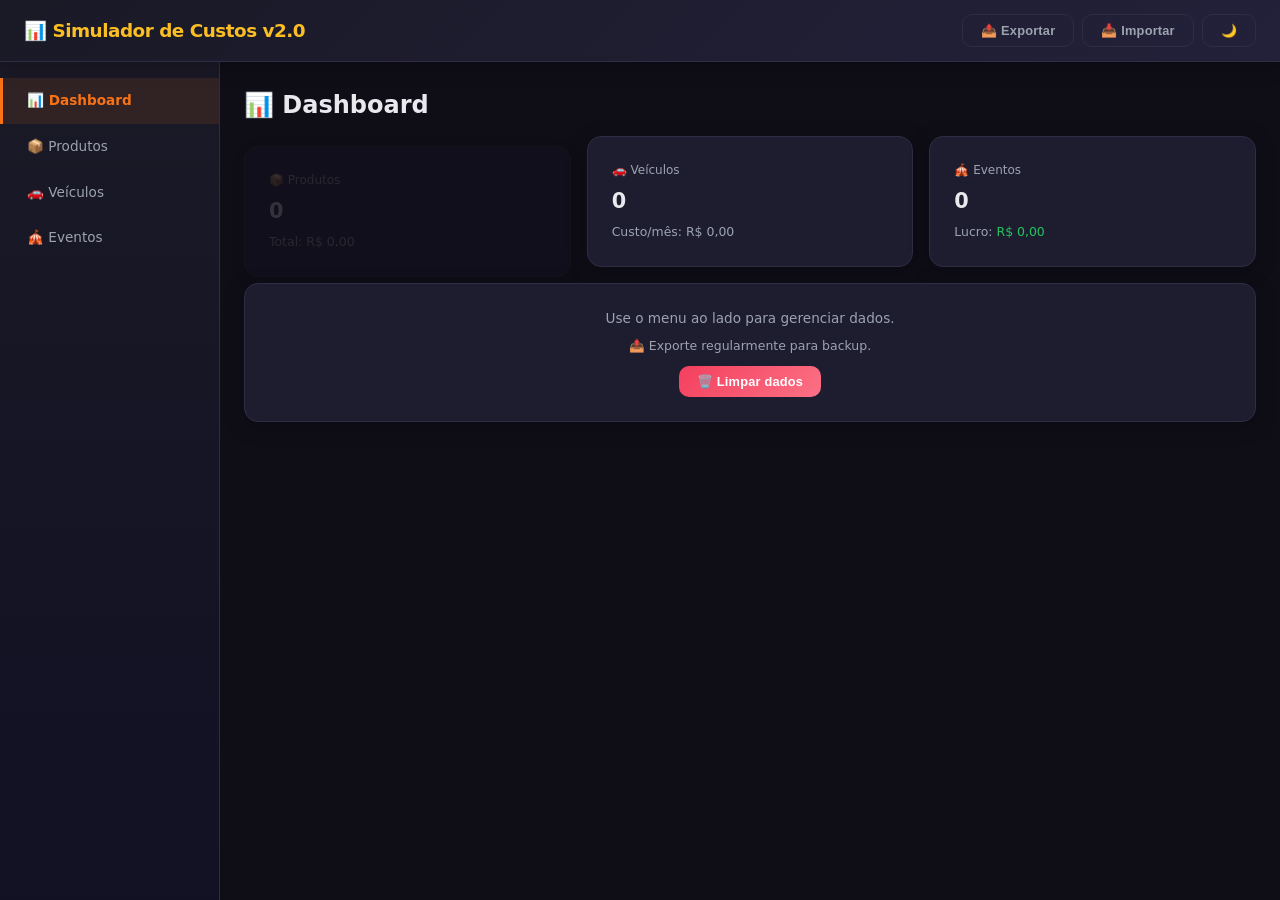
<file: index.html>
<!DOCTYPE html>
<html lang="pt-BR">
<head><meta charset="UTF-8"><meta http-equiv="refresh" content="0;url=app.html"><title>Simulador de Custos</title></head>
<body><p>Redirecionando para <a href="app.html">app.html</a>...</p></body>
</html>
</file>
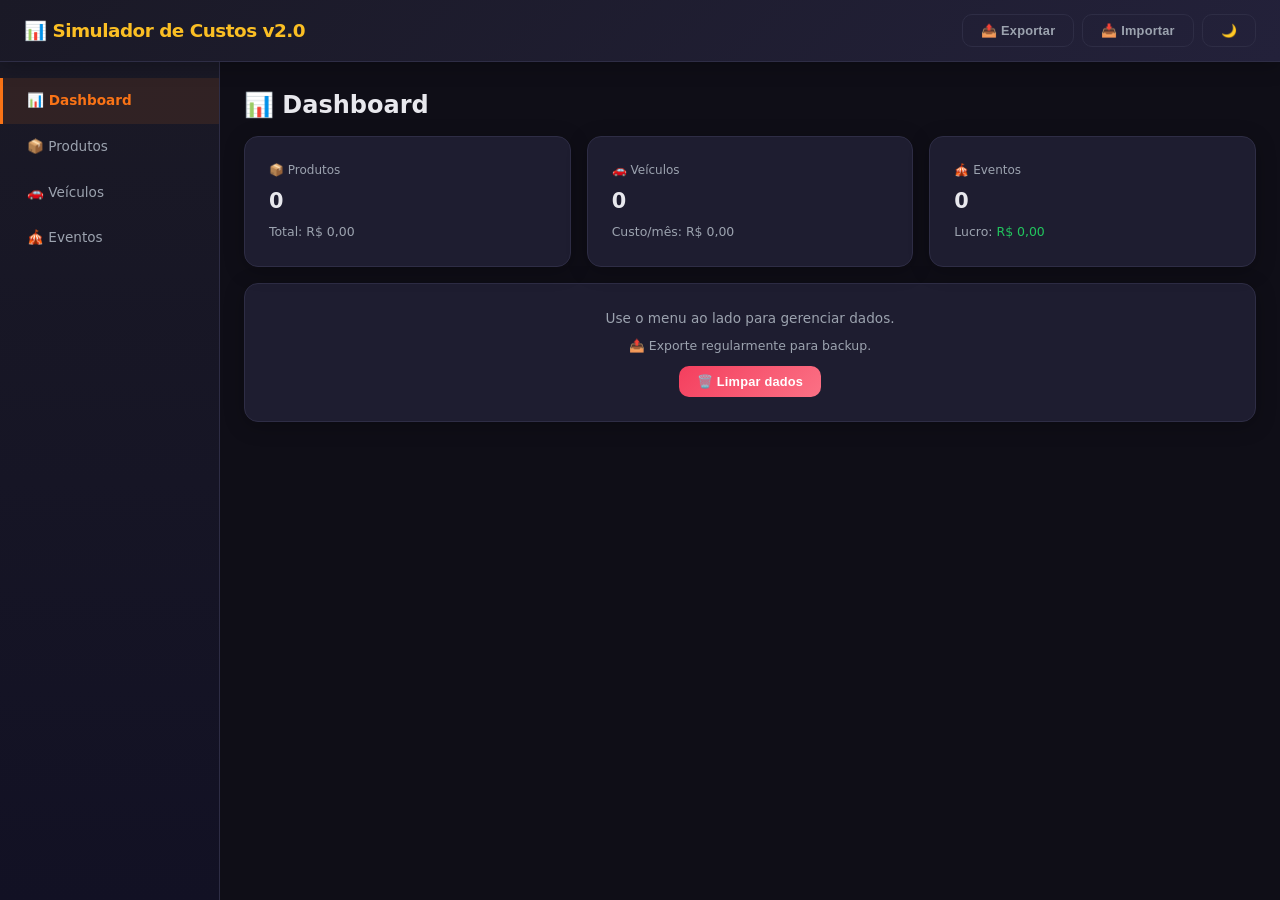
<file: app.html>
<!DOCTYPE html>
<html lang="pt-BR">
<head>
<meta charset="UTF-8">
<meta name="viewport" content="width=device-width, initial-scale=1.0, maximum-scale=1.0, user-scalable=no">
<meta name="theme-color" content="#4361ee">
<meta name="apple-mobile-web-app-capable" content="yes">
<meta name="apple-mobile-web-app-status-bar-style" content="black-translucent">
<meta name="apple-mobile-web-app-title" content="Simulador">
<meta name="mobile-web-app-capable" content="yes">
<meta name="application-name" content="Simulador de Custos">
<style>
*{margin:0;padding:0;box-sizing:border-box}
:root{--bg:#0f0e17;--card:#1e1d30;--text:#e8e8ed;--text2:#9ca3af;--border:#2e2d45;--primary:#f97316;--primary-hover:#ea580c;--danger:#f43f5e;--success:#22c55e;--warning:#f59e0b;--shadow:0 4px 20px rgba(0,0,0,.25);--radius:14px}
.dark{--bg:#f7f8fc;--card:#fff;--text:#1e1e2e;--text2:#6b7280;--border:#e9ebf0;--shadow:0 1px 3px rgba(0,0,0,.06)}
body{font-family:system-ui,-apple-system,'Segoe UI',Roboto,sans-serif;background:var(--bg);color:var(--text);min-height:100vh;display:flex;flex-direction:column;line-height:1.6;-webkit-font-smoothing:antialiased}
.header{background:linear-gradient(135deg,#1a1926,#23213a);border-bottom:1px solid var(--border);padding:14px 24px;display:flex;align-items:center;justify-content:space-between;gap:12px;flex-wrap:wrap;position:sticky;top:0;z-index:100;box-shadow:var(--shadow)}
.header h1{font-size:1.15rem;font-weight:800;display:flex;align-items:center;gap:10px;letter-spacing:-.5px;color:#fbbf24}
.header-actions{display:flex;gap:8px;flex-wrap:wrap}
.btn{padding:8px 18px;border:none;border-radius:10px;cursor:pointer;font-size:.8rem;transition:all .25s cubic-bezier(.4,0,.2,1);font-weight:600;white-space:nowrap;display:inline-flex;align-items:center;gap:6px;letter-spacing:.2px}
.btn-primary{background:linear-gradient(135deg,#f97316,#fbbf24);color:#0f0e17}.btn-primary:hover{transform:translateY(-2px);box-shadow:0 8px 25px rgba(249,115,22,.35)}
.btn-outline{background:transparent;border:1.5px solid var(--border);color:var(--text2)}.btn-outline:hover{background:rgba(249,115,22,.06);border-color:var(--primary);color:var(--primary);transform:translateY(-1px)}
.btn-danger{background:linear-gradient(135deg,#f43f5e,#fb7185);color:#fff}.btn-danger:hover{transform:translateY(-2px);box-shadow:0 8px 25px rgba(244,63,94,.3)}
.btn-sm{padding:6px 12px;font-size:.73rem;border-radius:8px}
.layout{display:flex;flex:1}
.sidebar{width:220px;background:linear-gradient(180deg,#1a1926,#121124);border-right:1px solid var(--border);padding:16px 0;flex-shrink:0}
.sidebar a{display:flex;align-items:center;gap:12px;padding:12px 24px;color:var(--text2);text-decoration:none;font-size:.85rem;transition:all .2s ease;border-left:3px solid transparent;font-weight:450}
.sidebar a:hover{color:var(--text);background:rgba(249,115,22,.06)}
.sidebar a.active{color:var(--primary);border-left-color:var(--primary);background:rgba(249,115,22,.1);font-weight:600}
.bottom-nav{display:none;position:fixed;bottom:0;left:0;right:0;background:rgba(26,25,38,.95);border-top:1px solid var(--border);z-index:200;padding:8px 0;backdrop-filter:blur(16px);-webkit-backdrop-filter:blur(16px)}
.dark .bottom-nav{background:rgba(255,255,255,.95)}
.bottom-nav a{flex:1;display:flex;flex-direction:column;align-items:center;padding:3px 0;color:var(--text2);text-decoration:none;font-size:.6rem;gap:1px;border:none;background:none;cursor:pointer;transition:color .15s}
.bottom-nav a.active{color:var(--primary)}
.bottom-nav a span{font-size:1.2rem}
@media(max-width:768px){.sidebar{display:none}.bottom-nav{display:flex}.main{padding:16px;padding-bottom:72px}.header{padding:12px 16px}.header h1{font-size:.92rem}.header-actions .btn{font-size:.72rem;padding:6px 10px}}
.main{flex:1;padding:24px;max-width:100%;overflow-x:hidden}
.card{background:var(--card);border-radius:var(--radius);padding:24px;margin-bottom:16px;box-shadow:var(--shadow);border:1px solid var(--border);animation:fadeIn .35s ease}
.card h2{font-size:1.05rem;font-weight:700;margin-bottom:16px;display:flex;align-items:center;gap:10px;letter-spacing:-.3px}
.card h3{font-size:.9rem;font-weight:600;margin-bottom:14px;color:var(--text2)}
.grid-2{display:grid;grid-template-columns:1fr 1fr;gap:16px}
.grid-3{display:grid;grid-template-columns:1fr 1fr 1fr;gap:16px}
@media(max-width:768px){.grid-2,.grid-3{grid-template-columns:1fr}}
.form-group{margin-bottom:14px}
.form-group label{display:block;font-size:.82rem;color:var(--text2);margin-bottom:5px;font-weight:500}
.form-group input,.form-group select{width:100%;padding:10px 12px;border:1.5px solid var(--border);border-radius:10px;background:#16152a;color:var(--text);font-size:.88rem;transition:all .25s ease;font-family:inherit}
.form-group input:focus,.form-group select:focus{outline:none;border-color:var(--primary);box-shadow:0 0 0 4px rgba(249,115,22,.15);background:#1a1930}
.table-wrap{overflow-x:auto;border-radius:10px;border:1px solid var(--border)}
table{width:100%;border-collapse:collapse;font-size:.84rem}
th{text-align:left;padding:12px 10px;border-bottom:2px solid var(--border);color:var(--text2);font-weight:600;white-space:nowrap;font-size:.75rem;text-transform:uppercase;letter-spacing:.6px;background:rgba(255,255,255,.02)}
td{padding:12px 10px;border-bottom:1px solid var(--border)}
tr:last-child td{border-bottom:none}
tr:hover td{background:rgba(249,115,22,.03)}
.result-row{display:flex;justify-content:space-between;padding:8px 0;border-bottom:1px solid var(--border);font-size:.88rem}
.result-row:last-child{border:none}
.result-row .label{color:var(--text2)}
.result-row .value{font-weight:600}
.result-row.total{font-size:.95rem;padding:14px 0;margin-top:6px;border-top:2px solid var(--primary)}
.result-row.total .value{color:var(--primary);font-size:1.1rem}
.chart-wrap{max-width:100%;position:relative;height:220px}
.empty{text-align:center;padding:48px 24px;color:var(--text2)}
.empty p{margin-bottom:14px;font-size:.9rem}
.form-row{display:grid;grid-template-columns:1fr 1fr;gap:14px;margin-bottom:6px}
@media(max-width:768px){.form-row{grid-template-columns:1fr}}
.sub-tabs{display:flex;gap:6px;margin-bottom:16px;flex-wrap:wrap}
.sub-tab{padding:7px 16px;border:1.5px solid var(--border);border-radius:10px;cursor:pointer;font-size:.82rem;background:transparent;color:var(--text2);transition:all .25s ease;font-weight:500}
.sub-tab:hover{border-color:var(--primary);color:var(--primary)}
.sub-tab.active{background:var(--primary);color:#0f0e17;border-color:var(--primary);font-weight:700}
.badge{display:inline-block;padding:3px 10px;border-radius:12px;font-size:.7rem;font-weight:600}
.badge-success{background:rgba(34,197,94,.12);color:var(--success)}
.badge-danger{background:rgba(244,63,94,.12);color:var(--danger)}
.module-tag{font-size:.66rem;padding:3px 10px;border-radius:6px;background:var(--border);color:var(--text2)}
.editing{border-left:3px solid var(--primary);padding-left:18px}
::-webkit-scrollbar{width:8px;height:8px}
::-webkit-scrollbar-track{background:transparent}
::-webkit-scrollbar-thumb{background:var(--border);border-radius:6px}
::-webkit-scrollbar-thumb:hover{background:var(--text2)}
::selection{background:rgba(249,115,22,.25);color:#fff}
#installBanner{display:none;background:linear-gradient(135deg,#f97316,#fbbf24);color:#0f0e17;text-align:center;padding:12px 20px;font-size:.85rem;cursor:pointer;font-weight:600}
#installBanner strong{font-weight:800;text-decoration:underline}
@supports(padding-bottom:env(safe-area-inset-bottom)){.bottom-nav{padding-bottom:calc(8px + env(safe-area-inset-bottom))}.main{padding-bottom:calc(72px + env(safe-area-inset-bottom))}}
@keyframes fadeIn{from{opacity:0;transform:translateY(12px)}to{opacity:1;transform:translateY(0)}}
.card{animation:fadeIn .35s ease}
.card:nth-child(2){animation-delay:.08s}
.card:nth-child(3){animation-delay:.15s}
.section-title{font-size:.9rem;font-weight:600;color:var(--text2);margin:20px 0 14px;padding-bottom:8px;border-bottom:1px solid var(--border);display:flex;align-items:center;gap:10px}
.help-text{font-size:.76rem;color:var(--text2);margin-top:5px;line-height:1.6;padding:10px 14px;background:rgba(249,115,22,.05);border-radius:8px;border-left:3px solid var(--primary)}
.tooltip-wrap{display:inline-flex;align-items:center;gap:5px;cursor:pointer;position:relative}
.tooltip-icon{display:inline-flex;align-items:center;justify-content:center;width:18px;height:18px;border-radius:50%;background:var(--border);color:var(--text2);font-size:.6rem;font-weight:700;cursor:pointer;flex-shrink:0;transition:all .25s ease}
.tooltip-icon:hover{background:var(--primary);color:#fff}
.tooltip-bubble{display:none;position:absolute;bottom:calc(100% + 10px);left:50%;transform:translateX(-50%);background:#2d2b40;color:#fffffe;font-size:.73rem;padding:12px 14px;border-radius:10px;max-width:280px;white-space:normal;text-align:center;z-index:300;line-height:1.5;box-shadow:0 8px 24px rgba(0,0,0,.3);pointer-events:none}
.tooltip-wrap:hover .tooltip-bubble{display:block}
.depreciation-info{margin-bottom:18px}
.depreciation-info .help-text{margin-top:0}
.fipe-row{display:flex;gap:10px;align-items:flex-end;flex-wrap:wrap}
.fipe-row .form-group{flex:1;min-width:120px}
.fipe-row .form-group label{font-size:.76rem}
.fipe-btn{padding:10px 20px;border:none;border-radius:10px;cursor:pointer;font-size:.82rem;font-weight:600;background:linear-gradient(135deg,#22c55e,#4ade80);color:#0f0e17;white-space:nowrap;transition:all .25s ease;height:fit-content}
.fipe-btn:hover{transform:translateY(-2px);box-shadow:0 8px 25px rgba(34,197,94,.3)}.fipe-btn:disabled{opacity:.4;cursor:not-allowed;transform:none;box-shadow:none}
.fipe-btn.loading{position:relative;color:transparent}.fipe-btn.loading::after{content:'';position:absolute;width:18px;height:18px;border:2.5px solid rgba(0,0,0,.15);border-top-color:#0f0e17;border-radius:50%;animation:spin .6s linear infinite;top:50%;left:50%;margin:-9px 0 0 -9px}
@keyframes spin{to{transform:rotate(360deg)}}
.fipe-status{font-size:.76rem;padding:5px 0;display:flex;align-items:center;gap:6px}
.fipe-status.ok{color:var(--success)}
.fipe-status.err{color:var(--danger)}
.fipe-status.wait{color:var(--warning)}
.validation-error{font-size:.74rem;color:var(--danger);margin-top:4px;display:none}
.validation-error.show{display:block}
.input-error{border-color:var(--danger)!important;box-shadow:0 0 0 4px rgba(244,63,94,.15)!important}
.summary-card{margin-top:20px;padding-top:16px;border-top:2px solid var(--primary)}
.summary-card h3{font-size:.88rem;margin-bottom:12px;color:var(--primary);display:flex;align-items:center;gap:6px}
.summary-item{display:flex;justify-content:space-between;padding:6px 0;font-size:.85rem}
.summary-item .sl{color:var(--text2)}
.summary-item .sv{font-weight:600}
.summary-item.total{font-size:.92rem;padding:12px 0;margin-top:6px;border-top:1px solid var(--border)}
.summary-item.total .sv{color:var(--primary);font-size:1.05rem}
.summary-item.positive .sv{color:var(--success)}
.summary-item.negative .sv{color:var(--danger)}
.fipe-tag{font-size:.66rem;padding:3px 8px;border-radius:6px;background:rgba(249,115,22,.1);color:var(--primary);display:inline-block}
.form-section{background:rgba(249,115,22,.03);border-radius:10px;padding:16px;margin-bottom:16px}
.form-section .form-row:last-child{margin-bottom:0}
.mode-toggle{display:flex;gap:8px;margin-bottom:20px;background:var(--card);border-radius:var(--radius);padding:6px;box-shadow:var(--shadow);max-width:440px;border:1px solid var(--border)}
.mode-btn{flex:1;padding:10px 16px;border:none;border-radius:10px;cursor:pointer;font-size:.85rem;font-weight:600;background:transparent;color:var(--text2);transition:all .3s ease}
.mode-btn:hover{color:var(--text);background:rgba(249,115,22,.04)}
.mode-btn.active{background:linear-gradient(135deg,#f97316,#fbbf24);color:#0f0e17;box-shadow:0 4px 15px rgba(249,115,22,.3)}
.block-card{background:var(--card);border-radius:var(--radius);padding:20px;margin-bottom:18px;border:1px solid var(--border);transition:all .3s cubic-bezier(.4,0,.2,1)}
.block-card:hover{border-color:rgba(249,115,22,.2);box-shadow:0 8px 30px rgba(0,0,0,.15);transform:translateY(-2px)}
.block-header{font-size:.9rem;font-weight:700;margin-bottom:16px;display:flex;align-items:center;gap:8px;padding-bottom:12px;border-bottom:2px solid var(--border);letter-spacing:-.2px}
.block-aquisicao .block-header{color:#f97316}
.block-utilizacao .block-header{color:#22c55e}
.block-fixos .block-header{color:#f59e0b}
.block-variaveis .block-header{color:#f43f5e}
.block-reposicao .block-header{color:#a78bfa}
.block-results{background:rgba(255,255,255,.02);border-radius:10px;padding:12px 16px;margin-top:12px}
.block-result{display:flex;justify-content:space-between;padding:6px 0;font-size:.85rem}
.block-result .br-label{color:var(--text2);display:flex;align-items:center;gap:6px}
.block-result .br-value{font-weight:700}
.block-sub{font-size:.82rem;font-weight:600;color:var(--text2);margin:14px 0 10px;display:flex;align-items:center;gap:6px}
.block-sub-icon{width:10px;height:10px;border-radius:50%;display:inline-block}
.conv-hint{font-size:.68rem;color:var(--success);margin-top:4px;font-weight:500}
.emp-dashboard .metric-grid{display:grid;grid-template-columns:1fr 1fr;gap:12px;margin-top:14px}
@media(max-width:768px){.emp-dashboard .metric-grid{grid-template-columns:1fr}}
.metric-card{background:rgba(255,255,255,.02);border-radius:12px;padding:16px;text-align:center;border:1px solid var(--border);transition:all .3s cubic-bezier(.4,0,.2,1);position:relative;overflow:hidden}
.metric-card::before{content:'';position:absolute;top:0;left:0;right:0;height:3px;background:linear-gradient(90deg,var(--primary),#fbbf24);opacity:0;transition:opacity .3s}
.metric-card:hover::before{opacity:1}
.metric-card:hover{box-shadow:0 8px 30px rgba(0,0,0,.15);transform:translateY(-4px);border-color:rgba(249,115,22,.15)}
.metric-icon{font-size:1.4rem;margin-bottom:6px}
.metric-label{font-size:.68rem;color:var(--text2);margin-bottom:4px;font-weight:600;text-transform:uppercase;letter-spacing:.6px}
.metric-value{font-size:1.1rem;font-weight:800;color:var(--primary);letter-spacing:-.3px}
.metric-highlight{border-color:var(--primary);background:rgba(249,115,22,.05)}
.metric-highlight .metric-value{color:var(--primary);font-size:1.25rem}
.mode-tag{font-size:.62rem;padding:2px 7px;border-radius:5px;display:inline-block;margin-left:4px;vertical-align:middle;font-weight:600}
.mode-tag.mode-emp{background:rgba(167,139,250,.12);color:#a78bfa}
.mode-tag.mode-sim{background:rgba(249,115,22,.1);color:var(--primary)}
.auto-result{font-size:.9rem;font-weight:700;color:var(--primary);margin-top:5px}
.planilha-view{font-size:.8rem}
.planilha-header{font-size:.88rem;font-weight:700;color:var(--primary);padding:12px;background:rgba(249,115,22,.05);border-radius:10px;margin-bottom:10px;text-align:center}
.planilha-subheader{font-weight:700;color:var(--text2);border-bottom:2px solid var(--border);padding:10px 12px;font-size:.82rem}
.planilha-row{display:flex;justify-content:space-between;padding:8px 12px;border-bottom:1px solid var(--border);align-items:center}
.planilha-row span:last-child{font-weight:600;text-align:right;white-space:nowrap}
.planilha-calc{background:rgba(249,115,22,.015)}
.planilha-calc small{display:block;font-weight:400;color:var(--text2);font-size:.68rem}
.planilha-divider{height:2px;background:var(--primary);margin:8px 0}
.planilha-total{font-size:.95rem;font-weight:800;color:var(--primary);padding:10px 12px}
.planilha-rateio{font-size:.82rem;color:var(--text2);padding:10px 12px 4px}
</style>
<script>if('serviceWorker'in navigator){navigator.serviceWorker.getRegistrations().then(r=>r.forEach(r=>r.unregister()));caches.keys().then(k=>Promise.all(k.map(k=>caches.delete(k))))}</script>
<title>Simulador de Custos</title>
</head>
<body>

<div class="header">
  <h1>📊 Simulador de Custos v2.0</h1>
  <div class="header-actions">
    <button class="btn btn-outline" onclick="exportData()">📤 Exportar</button>
    <button class="btn btn-outline" onclick="document.getElementById('importFile').click()">📥 Importar</button>
    <input type="file" id="importFile" accept=".json" style="display:none" onchange="importData(event)">
    <button class="btn btn-outline" id="themeBtn" onclick="toggleTheme()">🌙</button>
  </div>
</div>

<div id="installBanner" onclick="installApp()">📲 Instalar aplicativo &mdash; usar sem internet <strong>Instalar</strong></div>

<nav class="bottom-nav">
  <a href="#" class="active" data-module="dashboard" onclick="switchModule('dashboard')"><span>📊</span>Dashboard</a>
  <a href="#" data-module="produtos" onclick="switchModule('produtos')"><span>📦</span>Produtos</a>
  <a href="#" data-module="veiculos" onclick="switchModule('veiculos')"><span>🚗</span>Veículos</a>
  <a href="#" data-module="eventos" onclick="switchModule('eventos')"><span>🎪</span>Eventos</a>
</nav>

<div class="layout">
  <nav class="sidebar">
    <a href="#" class="active" data-module="dashboard" onclick="switchModule('dashboard')">📊 Dashboard</a>
    <a href="#" data-module="produtos" onclick="switchModule('produtos')">📦 Produtos</a>
    <a href="#" data-module="veiculos" onclick="switchModule('veiculos')">🚗 Veículos</a>
    <a href="#" data-module="eventos" onclick="switchModule('eventos')">🎪 Eventos</a>
  </nav>
  <div class="main" id="app"></div>
</div>

<script>
// ====== STORAGE ======
const SK={produtos:'sp_p',veiculos:'sp_v',eventos:'sp_e',theme:'sp_t'}
function ld(k){try{return JSON.parse(localStorage.getItem(k))||[]}catch{return[]}}
function sv(k,d){localStorage.setItem(k,JSON.stringify(d))}

let state={
  produtos:ld(SK.produtos),veiculos:ld(SK.veiculos),eventos:ld(SK.eventos),
  currentModule:'dashboard',editingId:null,veiculoType:'carro',veiculoSub:'passeio',veiculoMode:'simples'
}

// Theme
let dark=localStorage.getItem(SK.theme)==='dark'
if(dark)document.body.classList.add('dark')
function toggleTheme(){dark=!dark;document.body.classList.toggle('dark',dark);localStorage.setItem(SK.theme,dark?'dark':'light');const b=document.getElementById('themeBtn');if(b)b.textContent=dark?'☀️':'🌙'}
setTimeout(()=>{const b=document.getElementById('themeBtn');if(b)b.textContent=dark?'☀️':'🌙'},0)

function uid(){return Date.now().toString(36)+Math.random().toString(36).slice(2,6)}

function switchModule(mod){
  state.currentModule=mod;state.editingId=null;state.veiculoType='carro';state.veiculoSub='passeio'
  document.querySelectorAll('.sidebar a,.bottom-nav a').forEach(a=>a.classList.toggle('active',a.dataset.module===mod))
  render()
}

// ====== DATA ======
function exportData(){
  const d={version:1,exportedAt:new Date().toISOString(),produtos:ld(SK.produtos),veiculos:ld(SK.veiculos),eventos:ld(SK.eventos)}
  const b=new Blob([JSON.stringify(d,null,2)],{type:'application/json'})
  const a=document.createElement('a');a.href=URL.createObjectURL(b);a.download=`simulador-backup-${new Date().toISOString().slice(0,10)}.json`;a.click();URL.revokeObjectURL(a.href)
}
function importData(e){
  const f=e.target.files[0];if(!f)return
  const r=new FileReader()
  r.onload=function(ev){try{const d=JSON.parse(ev.target.result);if(!d.produtos||!d.veiculos||!d.eventos){alert('Arquivo inv\u00e1lido');return}if(!confirm('Substituir TODOS os dados?'))return;sv(SK.produtos,d.produtos);sv(SK.veiculos,d.veiculos);sv(SK.eventos,d.eventos);state.produtos=d.produtos;state.veiculos=d.veiculos;state.eventos=d.eventos;render();alert('Importado!')}catch{alert('Arquivo inv\u00e1lido')}}
  r.readAsText(f);e.target.value=''
}
function clearAllData(){
  if(!confirm('Apagar TODOS os dados?'))return;if(!confirm('Confirma\u00e7\u00e3o final?'))return
  state.produtos=[];state.veiculos=[];state.eventos=[]
  sv(SK.produtos,[]);sv(SK.veiculos,[]);sv(SK.eventos,[]);render()
}

// ====== CALC ======
function calcProduto(p){
  const ct=(p.mp||0)+(p.emb||0)+(p.mo||0)+(p.cf||0)+(p.log||0)+(p.tax||0)
  const mk=1/(1-((p.impostos||0)+(p.margem||0))/100),pv=ct*mk
  const l=pv-ct-(pv*(p.impostos||0)/100)
  return{custoTotal:ct,markup:mk,precoVenda:pv,lucro:l}
}
function getDep(tipo,sub){return tipo==='carro'?{passeio:10,utilitario:15,pesado:20}[sub]||10:{particular:12,trabalho:15}[sub]||12}
function calcVeiculo(v){
  const dp=getDep(v.tipo,v.sub),vl=v.valor||0,da=vl*dp/100,dm=da/12
  const cm=((v.ipva||0)/12)+(v.seguro||0)+(v.manut||0)+(v.comb||0)+(v.est||0)+dm+(v.fin||0)
  const km=v.kmMes||(v.kmAno?Math.round(v.kmAno/12):0)||0,ka=km*12,ca=cm*12,ck=ka>0?ca/ka:0
  return{depPct:dp,deprAnual:da,deprMensal:dm,custoMensal:cm,custoAnual:ca,custoKm:ck}
}
function calcEvento(e){
  const cs=Object.values(e.custos||{}).reduce((a,b)=>a+(parseFloat(b)||0),0)
  const ft=parseFloat(e.faturamento)||0,qtd=parseInt(e.qtdVendas)||0,tk=parseFloat(e.ticketMedio)||0
  const rc=Math.max(ft,qtd*tk),lb=rc-cs,roi=cs>0?(lb/cs)*100:0
  const mg=rc>0?(lb/rc)*100:0,ds=parseInt(e.dias)||1,ld=ds>0?lb/ds:0
  const pe=cs/(rc>0?rc/ds:1)
  return{custoTotal:cs,receita:rc,lucroBruto:lb,roi:roi,margem:mg,lucroDia:ld,pontoEquilibrio:pe}
}
const EVT_CAT=['Aluguel de espa\u00e7o','Buffet','Decora\u00e7\u00e3o','Ilumina\u00e7\u00e3o e som','Seguran\u00e7a','Limpeza','Materiais gr\u00e1ficos','Brindes','Equipe de apoio','Transporte','Hospedagem','Coffee break','Seguro','Licen\u00e7as','Marketing','Imprevistos']

function fmt(v){return'R$ '+(parseFloat(v)||0).toFixed(2).replace('.',',')}
function pct(v){return(parseFloat(v)||0).toFixed(1).replace('.',',')+'%'}

// ====== CHART (pure canvas, no dependencies) ======
function drawChart(canvasId,labels,datasets){
  const canvas=document.getElementById(canvasId);if(!canvas)return
  const ctx=canvas.getContext('2d'),dpr=window.devicePixelRatio||1
  const rect=canvas.parentElement.getBoundingClientRect()
  canvas.width=rect.width*dpr;canvas.height=220*dpr
  canvas.style.width=rect.width+'px';canvas.style.height='220px'
  ctx.scale(dpr,dpr);const w=rect.width,h=220
  ctx.clearRect(0,0,w,h)
  const pad={t:20,r:10,b:40,l:55},cw=w-pad.l-pad.r,ch=h-pad.t-pad.b
  const textColor=getComputedStyle(document.body).getPropertyValue('--text2').trim()||'#888'
  let mx=0;datasets.forEach(ds=>ds.data.forEach(v=>{if(v>mx)mx=v}))
  if(mx===0)mx=1;mx=Math.ceil(mx*1.1/1000)*1000
  ctx.strokeStyle='rgba(128,128,128,.1)';ctx.lineWidth=1
  for(let i=0;i<=4;i++){const y=pad.t+ch-i*ch/4;ctx.beginPath();ctx.moveTo(pad.l,y);ctx.lineTo(w-pad.r,y);ctx.stroke()}
  ctx.fillStyle=textColor;ctx.font='11px system-ui,sans-serif';ctx.textAlign='right'
  for(let i=0;i<=4;i++){const y=pad.t+ch-i*ch/4;ctx.fillText('R$'+(mx*i/4/1000).toFixed(1)+'k',pad.l-6,y+4)}
  const n=labels.length,bg=Math.max(1,cw/n-8)
  datasets.forEach((ds,di)=>{ds.data.forEach((v,i)=>{const x=pad.l+i*(bg+8)+4+di*0.5,barW=Math.max(2,bg*0.4);const x2=x+di*barW,h2=ch*(v/mx),y2=pad.t+ch-h2;ctx.fillStyle=ds.colors?ds.colors[i]:ds.color;ctx.beginPath();ctx.roundRect(x2,y2,barW,Math.max(0,h2),2);ctx.fill()})})
  ctx.fillStyle=textColor;ctx.font='10px system-ui,sans-serif';ctx.textAlign='center'
  labels.forEach((l,i)=>{ctx.fillText(l.length>10?l.slice(0,10)+'\u2026':l,pad.l+i*(bg+8)+bg/2,h-6)})
  ctx.font='11px system-ui,sans-serif';ctx.textAlign='left'
  datasets.forEach((ds,i)=>{const lx=pad.l+i*120,ly=10;ctx.fillStyle=ds.color;ctx.beginPath();ctx.roundRect(lx,ly-7,10,10,2);ctx.fill();ctx.fillStyle=textColor;ctx.fillText(ds.label,lx+14,ly+4)})
}

// ====== RENDER ======
function render(){
  const app=document.getElementById('app')
  switch(state.currentModule){
    case'produtos':renderProdutos(app);break
    case'veiculos':renderVeiculos(app);break
    case'eventos':renderEventos(app);break
    default:renderDashboard(app)
  }
}

// ====== DASHBOARD ======
function renderDashboard(app){
  const p=state.produtos,v=state.veiculos,e=state.eventos
  const tp=p.reduce((s,x)=>s+(calcProduto(x).precoVenda||0),0)
  const tv=v.reduce((s,x)=>s+(calcVeiculo(x).custoMensal||0),0)
  const le=e.reduce((s,x)=>s+(calcEvento(x).lucroBruto||0),0)
  app.innerHTML='<h2 style="margin-bottom:12px">\u{1f4ca} Dashboard</h2>'+
    '<div class="grid-3">'+
    '<div class="card"><div style="font-size:.75rem;color:var(--text2)">\u{1f4e6} Produtos</div><div style="font-size:1.3rem;font-weight:700;margin:4px 0">'+p.length+'</div><div style="font-size:.78rem;color:var(--text2)">Total: '+fmt(tp)+'</div></div>'+
    '<div class="card"><div style="font-size:.75rem;color:var(--text2)">\u{1f697} Ve\u00edculos</div><div style="font-size:1.3rem;font-weight:700;margin:4px 0">'+v.length+'</div><div style="font-size:.78rem;color:var(--text2)">Custo/m\u00eas: '+fmt(tv)+'</div></div>'+
    '<div class="card"><div style="font-size:.75rem;color:var(--text2)">\u{1f3aa} Eventos</div><div style="font-size:1.3rem;font-weight:700;margin:4px 0">'+e.length+'</div><div style="font-size:.78rem;color:var(--text2)">Lucro: <span style="color:'+(le>=0?'var(--success)':'var(--danger)')+'">'+fmt(le)+'</span></div></div>'+
    '</div>'+
    '<div class="card" style="text-align:center;padding:24px">'+
    '<p style="color:var(--text2);margin-bottom:6px;font-size:.85rem">Use o menu ao lado para gerenciar dados.</p>'+
    '<p style="font-size:.78rem;color:var(--text2)">\u{1f4e4} Exporte regularmente para backup.</p>'+
    '<button class="btn btn-danger" style="margin-top:10px" onclick="clearAllData()">\u{1f5d1}\ufe0f Limpar dados</button></div>'
}

// ====== PRODUTOS ======
function renderProdutos(app){
  const ed=state.produtos.find(x=>x.id===state.editingId)
  app.innerHTML='<h2 style="margin-bottom:12px">\u{1f4e6} Produtos</h2><div class="grid-2">'+
    '<div class="card '+(state.editingId?'editing':'')+'">'+
    '<h2>'+(state.editingId?'\u270f\ufe0f Editar':'\u2795 Novo Produto')+'</h2>'+
    '<div class="form-group"><label>Nome</label><input id="pf_n" value="'+esc(ed?.nome||'')+'" placeholder="Ex: Camiseta"></div>'+
    '<div class="form-row"><div class="form-group"><label>Mat.-prima (R$)</label><input id="pf_mp" type="number" step=".01" min="0" value="'+(ed?.mp||'')+'"></div><div class="form-group"><label>Embalagem (R$)</label><input id="pf_emb" type="number" step=".01" min="0" value="'+(ed?.emb||'')+'"></div></div>'+
    '<div class="form-row"><div class="form-group"><label>M\u00e3o de obra (R$)</label><input id="pf_mo" type="number" step=".01" min="0" value="'+(ed?.mo||'')+'"></div><div class="form-group"><label>Custo fixo (R$)</label><input id="pf_cf" type="number" step=".01" min="0" value="'+(ed?.cf||'')+'"></div></div>'+
    '<div class="form-row"><div class="form-group"><label>Log\u00edstica (R$)</label><input id="pf_log" type="number" step=".01" min="0" value="'+(ed?.log||'')+'"></div><div class="form-group"><label>Taxas (R$)</label><input id="pf_tax" type="number" step=".01" min="0" value="'+(ed?.tax||'')+'"></div></div>'+
    '<div class="form-row"><div class="form-group"><label>Impostos (%)</label><input id="pf_imp" type="number" step=".1" min="0" max="100" value="'+(ed?.impostos??'')+'"></div><div class="form-group"><label>Margem Desejada (%)</label><input id="pf_marg" type="number" step=".1" min="0" max="100" value="'+(ed?.margem??'')+'"></div></div>'+
    '<div style="display:flex;gap:6px;margin-top:12px">'+
    '<button class="btn btn-primary" onclick="saveProduto()">\u{1f4be} Salvar</button>'+
    (state.editingId?'<button class="btn btn-outline" onclick="cancelEdit()">Cancelar</button>':'')+
    '<button class="btn btn-outline" onclick="clearProdForm()">Limpar</button></div>'+
    (ed?calcProdutoPreview(ed):'')+'</div>'+
    '<div class="card"><h2>\u{1f4cb} Produtos</h2>'+
    (state.produtos.length===0?'<div class="empty"><p>Nenhum produto</p></div>':
    '<div class="table-wrap"><table><thead><tr><th>Nome</th><th>Custo</th><th>Pre\u00e7o</th><th>Margem</th><th></th></tr></thead><tbody>'+
    state.produtos.map(p=>{const c=calcProduto(p);return'<tr><td><strong>'+esc(p.nome||'-')+'</strong></td><td>'+fmt(c.custoTotal)+'</td><td>'+fmt(c.precoVenda)+'</td><td><span class="badge '+(c.lucro>=0?'badge-success':'badge-danger')+'">'+pct(c.lucro/c.precoVenda*100||0)+'</span></td><td style="white-space:nowrap"><button class="btn btn-outline btn-sm" onclick="editProduto(\''+p.id+'\')">\u270f\ufe0f</button><button class="btn btn-danger btn-sm" onclick="deleteProduto(\''+p.id+'\')">\u{1f5d1}\ufe0f</button></td></tr>'}).join('')+
    '</tbody></table></div>')+'</div></div>'
  bindCalc()
}
function esc(s){return s.replace(/&/g,'&amp;').replace(/</g,'&lt;').replace(/>/g,'&gt;').replace(/"/g,'&quot;')}
function calcProdutoPreview(p){const c=calcProduto(p);return'<div style="margin-top:12px;padding-top:10px;border-top:2px solid var(--primary)"><div class="result-row"><span class="label">Custo total</span><span class="value">'+fmt(c.custoTotal)+'</span></div><div class="result-row"><span class="label">Markup</span><span class="value">'+c.markup.toFixed(2)+'x</span></div><div class="result-row total"><span class="label">\u{1f4b0} Pre\u00e7o venda</span><span class="value">'+fmt(c.precoVenda)+'</span></div><div class="result-row '+(c.lucro>=0?'positive':'negative')+'"><span class="label">Lucro</span><span class="value">'+fmt(c.lucro)+' ('+pct(c.lucro/c.precoVenda*100||0)+')</span></div></div>'}
function clearProdForm(){document.getElementById('pf_n').value='';document.querySelectorAll('#app input[type=number]').forEach(i=>i.value='')}
function saveProduto(){
  const n=document.getElementById('pf_n').value.trim();if(!n){alert('Digite o nome');return}
  const d={nome:n,mp:parseFloat(document.getElementById('pf_mp').value)||0,emb:parseFloat(document.getElementById('pf_emb').value)||0,mo:parseFloat(document.getElementById('pf_mo').value)||0,cf:parseFloat(document.getElementById('pf_cf').value)||0,log:parseFloat(document.getElementById('pf_log').value)||0,tax:parseFloat(document.getElementById('pf_tax').value)||0,impostos:parseFloat(document.getElementById('pf_imp').value)||0,margem:parseFloat(document.getElementById('pf_marg').value)||0}
  if(state.editingId){const i=state.produtos.findIndex(x=>x.id===state.editingId);if(i>=0)state.produtos[i]={...state.produtos[i],...d};state.editingId=null}else state.produtos.push({id:uid(),...d})
  sv(SK.produtos,state.produtos);render()
}
function editProduto(id){state.editingId=id;render()}
function deleteProduto(id){if(!confirm('Excluir?'))return;state.produtos=state.produtos.filter(x=>x.id!==id);if(state.editingId===id)state.editingId=null;sv(SK.produtos,state.produtos);render()}
function cancelEdit(){state.editingId=null;render()}
function bindCalc(){
  document.querySelectorAll('#app input').forEach(inp=>{
    inp.addEventListener('input',()=>{
      const c=document.querySelector('.card.editing');if(!c)return
      const n=document.getElementById('pf_n')?.value?.trim();if(!n)return
      const d={nome:n,mp:parseFloat(document.getElementById('pf_mp')?.value)||0,emb:parseFloat(document.getElementById('pf_emb')?.value)||0,mo:parseFloat(document.getElementById('pf_mo')?.value)||0,cf:parseFloat(document.getElementById('pf_cf')?.value)||0,log:parseFloat(document.getElementById('pf_log')?.value)||0,tax:parseFloat(document.getElementById('pf_tax')?.value)||0,impostos:parseFloat(document.getElementById('pf_imp')?.value)||0,margem:parseFloat(document.getElementById('pf_marg')?.value)||0}
      const r=calcProduto(d),rows=c.querySelectorAll('.result-row')
      if(rows.length>=4){const v=rows[0].querySelector('.value');const v2=rows[1].querySelector('.value');const v3=rows[2].querySelector('.value');const v4=rows[3].querySelector('.value');if(v)v.textContent=fmt(r.custoTotal);if(v2)v2.textContent=r.markup.toFixed(2)+'x';if(v3)v3.textContent=fmt(r.precoVenda);if(v4){v4.textContent=fmt(r.lucro)+' ('+pct((r.lucro/r.precoVenda*100)||0)+')';v4.closest('.result-row').className='result-row '+(r.lucro>=0?'positive':'negative')}}
    })
  })
}

// ====== VEICULOS ======
let _fipeMarcas=null,_fipeModelos=null,_fipeAnos=null,_fipeLoading=false,_fipeLastResult=null
const DEP_INFO={passeio:'Usado para ve\u00edculos de passeio convencionais.',utilitario:'Aplicado a ve\u00edculos utilit\u00e1rios como vans e picapes.',pesado:'Para ve\u00edculos pesados como caminh\u00f5es e \u00f4nibus.',particular:'Percentual para motos de uso particular.',trabalho:'Percentual para motos utilizadas para trabalho/entrega.'}

function renderVeiculos(app){
  const ed=state.veiculos.find(x=>x.id===state.editingId)
  const mode=ed&&ed.mode?ed.mode:state.veiculoMode
  const isM=state.veiculoType==='moto'
  const subs=isM?['particular','trabalho']:['passeio','utilitario','pesado']
  const sl={passeio:'Passeio (10%)',utilitario:'Utilit\u00e1rio (15%)',pesado:'Pesado (20%)',particular:'Particular (12%)',trabalho:'Trabalho (15%)'}
  const sel=ed?ed.sub:state.veiculoSub

  // Mode toggle
  const toggle='<div class="mode-toggle"><button class="mode-btn'+(mode==='simples'?' active':'')+'" onclick="setVeicMode(\'simples\')">\u{1f4cb} Simples</button><button class="mode-btn'+(mode==='empresarial'?' active':'')+'" onclick="setVeicMode(\'empresarial\')">\u{1f3e2} Empresarial</button></div>'

  app.innerHTML='<h2 style="margin-bottom:12px">\u{1f697} Ve\u00edculos</h2>'+toggle

  if(mode==='empresarial'){renderVeiculosEmpresarial(app,ed,isM)}
  else{renderVeiculosSimples(app,ed,isM,subs,sl,sel)}
}
function renderVeiculosSimples(app,ed,isM,subs,sl,sel){
  const depPct=getDep(state.veiculoType,sel)
  if(ed&&ed.fipeData){_fipeLastResult={valor:ed.fipeValor,data:ed.fipeData,codigo:ed.fipeCodigo||''}}else if(!state.editingId)_fipeLastResult=null
  const fd=ed?.fipeData||'',fc=ed?.fipeCodigo||''
  app.innerHTML+='<div class="grid-2">'+
    '<div class="card '+(state.editingId?'editing':'')+'">'+
    '<h2>'+(state.editingId?'\u270f\ufe0f Editar':'\u2795 Novo Ve\u00edculo')+'</h2>'+

    '<div class="section-title">\u{1f3f7}\ufe0f Identifica\u00e7\u00e3o</div>'+
    '<div class="form-group"><label>Nome do Ve\u00edculo</label><input id="vf_n" value="'+esc(ed?.nome||'')+'" placeholder="Ex: Fiorino 2020"></div>'+
    '<div class="sub-tabs"><button class="sub-tab '+(!isM?'active':'')+'" onclick="setVT(\'carro\')">\u{1f697} Carro</button><button class="sub-tab '+(isM?'active':'')+'" onclick="setVT(\'moto\')">\u{1f3cd}\ufe0f Moto</button></div>'+
    '<div class="sub-tabs">'+subs.map(s=>'<button class="sub-tab '+(sel===s?'active':'')+'" onclick="setVS(\''+s+'\')">'+sl[s]+'</button>').join('')+'</div>'+

    '<div class="depreciation-info"><div class="help-text">'+
    '<span class="tooltip-wrap">Deprecia\u00e7\u00e3o anual estimada: <strong>'+depPct+'%</strong>'+
    '<span class="tooltip-icon" title="">\u2139\ufe0f</span>'+
    '<span class="tooltip-bubble">Percentual anual de desvaloriza\u00e7\u00e3o do ve\u00edculo. Ex: um ve\u00edculo de R$ 50.000 com 10% ao ano perde R$ 5.000 no primeiro ano. Este valor \u00e9 rateado nos custos mensais.</span></span>'+
    '</div><div style="font-size:.7rem;color:var(--text2);margin-top:2px">'+DEP_INFO[sel]+' '+
    'Este percentual \u00e9 aplicado sobre o valor do ve\u00edculo para calcular a perda mensal.</div></div>'+

    '<div class="section-title">\u{1f50d} Consulta FIPE</div>'+
    '<div class="fipe-row">'+
    '<div class="form-group"><label>Marca</label><select id="vf_fipeMarca" onchange="onFipeMarcaChange()"><option value="">Selecione...</option></select></div>'+
    '<div class="form-group"><label>Modelo</label><select id="vf_fipeModelo" onchange="onFipeModeloChange()" disabled><option value="">Primeiro selecione a marca</option></select></div>'+
    '<div class="form-group"><label>Ano</label><select id="vf_fipeAno" onchange="onFipeAnoChange()" disabled><option value="">Selecione o modelo</option></select></div>'+
    '<button class="fipe-btn" id="vf_fipeBtn" onclick="consultarFipe()" disabled>\u{1f50e} Consultar</button>'+
    '</div>'+
    '<div id="vf_fipeStatus" class="fipe-status"></div>'+

    '<div class="section-title">\u{1f4b0} Valor e Custos Mensais</div>'+
    '<div class="form-row">'+
    '<div class="form-group"><label>Valor do Ve\u00edculo (R$)</label><input id="vf_vl" type="number" step=".01" min="0" value="'+(ed?.valor||'')+'">'+
    (fd?'<div style="font-size:.65rem;color:var(--text2);margin-top:1px">\u00daltima consulta FIPE: '+new Date(fd).toLocaleDateString('pt-BR')+(fc?' (c\u00f3d. '+fc+')':'')+'</div>':'')+
    '</div>'+
    '<div class="form-group"><label>IPVA anual (R$)</label><input id="vf_ip" type="number" step=".01" min="0" value="'+(ed?.ipva||'')+'"></div></div>'+
    '<div class="form-row"><div class="form-group"><label>Seguro mensal (R$)</label><input id="vf_sg" type="number" step=".01" min="0" value="'+(ed?.seguro||'')+'"></div><div class="form-group"><label>Manuten\u00e7\u00e3o mensal (R$)</label><input id="vf_mn" type="number" step=".01" min="0" value="'+(ed?.manut||'')+'"></div></div>'+
    '<div class="form-row"><div class="form-group"><label>Combust\u00edvel mensal (R$)</label><input id="vf_cb" type="number" step=".01" min="0" value="'+(ed?.comb||'')+'"></div><div class="form-group"><label>Estacionamento mensal (R$)</label><input id="vf_es" type="number" step=".01" min="0" value="'+(ed?.est||'')+'"></div></div>'+
    '<div class="form-row"><div class="form-group"><label>Financiamento mensal (R$)</label><input id="vf_fn" type="number" step=".01" min="0" value="'+(ed?.fin||'')+'"></div><div class="form-group"></div></div>'+

    '<div class="section-title">\u{1f4cd} Quilometragem</div>'+
    '<div class="form-group"><label>KM rodados por m\u00eas</label><input id="vf_km" type="number" step="1" min="0" value="'+(ed?.kmMes||(ed?.kmAno?Math.round(ed.kmAno/12):'')||'')+'">'+
    '<div class="help-text">Informe a m\u00e9dia de quil\u00f4metros percorridos pelo ve\u00edculo em um m\u00eas. Ex: 2.500 km/m\u00eas = 30.000 km/ano. Usado para calcular o <strong>custo por quil\u00f4metro</strong>.</div></div>'+

    '<div style="display:flex;gap:6px;margin-top:16px">'+
    '<button class="btn btn-primary" onclick="saveVeiculo()">\u{1f4be} Salvar</button>'+
    (state.editingId?'<button class="btn btn-outline" onclick="cancelEdit()">Cancelar</button>':'')+
    '<button class="btn btn-outline" onclick="clearVeicForm()">Limpar</button></div>'+

    '<div id="vf_validation" style="margin-top:8px"></div>'+

    '<div class="summary-card" id="vf_summary">'+
    buildVeiculoSummary(ed?ed:{nome:'',tipo:state.veiculoType,sub:state.veiculoSub,valor:0,ipva:0,seguro:0,manut:0,comb:0,est:0,fin:0,kmMes:0})+
    '</div>'+

    '</div>'+

    '<div class="card"><h2>\u{1f4cb} Ve\u00edculos Cadastrados</h2>'+
    (state.veiculos.length===0?'<div class="empty"><p>Nenhum ve\u00edculo cadastrado</p></div>':
    '<div class="table-wrap"><table><thead><tr><th>Nome</th><th>Tipo</th><th>Custo/m\u00eas</th><th>Custo/km</th><th></th></tr></thead><tbody>'+
    state.veiculos.map(v=>{const c=v.mode==='empresarial'?calcVeiculoEmpresarial(v):calcVeiculo(v);const fipeTag=v.fipeData?' <span class="fipe-tag">FIPE</span>':'';const modeTag=v.mode==='empresarial'?' <span class="mode-tag mode-emp">\u{1f3e2}</span>':' <span class="mode-tag mode-sim">\u{1f4cb}</span>';return'<tr><td><strong>'+esc(v.nome||'-')+'</strong>'+fipeTag+modeTag+'</td><td><span class="module-tag">'+(v.tipo==='moto'?'\u{1f3cd}\ufe0f':'\u{1f697}')+' '+v.sub+'</span></td><td>'+fmt(c.custoMensal)+'</td><td>'+fmt(c.custoKm)+'</td><td style="white-space:nowrap"><button class="btn btn-outline btn-sm" onclick="editVeiculo(\''+v.id+'\')">\u270f\ufe0f</button><button class="btn btn-outline btn-sm" onclick="exportVeiculoReport(\''+v.id+'\')">\u{1f4c4}</button><button class="btn btn-danger btn-sm" onclick="deleteVeiculo(\''+v.id+'\')">\u{1f5d1}\ufe0f</button></td></tr>'}).join('')+
    '</tbody></table></div>')+'</div></div>'
  bindVeiculoCalc()
  populateFipeSelectsFromCache()
  if(ed)restoreFipeEditValues()
  if(!_fipeMarcas&&!_fipeLoading)setTimeout(()=>fetchMarcas(),300)
}

// ====== MODO EMPRESARIAL ======
function setVeicMode(m){state.veiculoMode=m;state.editingId=null;render()}
function calcVeiculoEmpresarial(v){
  const valAq=v.valorAquisicao||0,valVd=v.valorVenda||0,depTotal=Math.max(0,valAq-valVd)
  const prazo=v.prazoTroca||0,meses=v.prazoTrocaUnidade==='anos'?prazo*12:prazo,depMensal=meses>0?depTotal/meses:0
  const kmMes=v.kmMes||0,kmAno=kmMes*12,kmDia=kmMes>0?kmMes/30:0
  const emplacM=(v.emplacamento||0)/12
  const seguroM=(v.seguro||0),ipvaM=(v.ipva||0)/12,estM=(v.est||0),finM=(v.fin||0)
  const custoFixoM=seguroM+ipvaM+estM+finM+emplacM
  const combM=(v.comb||0),pedM=(v.emp_pedagio||0),lavM=(v.emp_lavagem||0),multM=(v.emp_multas||0)/12
  const custoVarM=combM+pedM+lavM+multM
  const pneuKmVida=v.emp_pneusKmVida||0
  const pneuMesesCalc=(pneuKmVida>0&&kmMes>0)?pneuKmVida/kmMes:0
  const pneuMesesTotal=Math.max(pneuMesesCalc,v.emp_pneusVidaUtil||1)
  const pneuM=(v.emp_pneusValor||0)/pneuMesesTotal
  const manutM=(v.emp_manutencaoAnual||0)/12
  const franqM=(v.emp_franquiaValor||0)/Math.max(1,v.emp_franquiaPeriodo||1)
  const reposM=pneuM+manutM+franqM
  const custoTotalM=depMensal+custoFixoM+custoVarM+reposM
  return{custoMensal:custoTotalM,custoAnual:custoTotalM*12,custoKm:kmMes>0?custoTotalM/kmMes:0,depTotal,depMensal,kmMes,kmAno,kmDia,custoFixoM,custoVarM,reposM,seguroM,ipvaM,estM,finM,combM,pedM,lavM,multM,pneuM,manutM,franqM,emplacM,pneuMesesTotal,pneuMesesCalc}
}
function renderVeiculosEmpresarial(app,ed,isM){
  const defaultD={nome:'',anoModelo:'',tipo:state.veiculoType,sub:state.veiculoSub,custoPercebido:0,valorAquisicao:0,valorVenda:0,prazoTroca:0,prazoTrocaUnidade:'meses',kmMes:0,seguro:0,ipva:0,est:0,fin:0,emplacamento:0,comb:0,emp_pedagio:0,emp_lavagem:0,emp_multas:0,emp_pneusValor:0,emp_pneusVidaUtil:1,emp_pneusKmVida:0,emp_manutencaoAnual:0,emp_franquiaValor:0,emp_franquiaPeriodo:1,kmPorLitro:0}
  const d=ed||defaultD
  const f=(id)=>esc(d[id]!==undefined&&d[id]!==null?String(d[id]):'')
  const c=calcVeiculoEmpresarial(d)
  const oldVal=d.valorAquisicao||d.valor||''

  app.innerHTML+='<div class="grid-2">'+
    '<div class="card '+(state.editingId?'editing':'')+' emp-form">'+
    '<h2>'+(state.editingId?'\u270f\ufe0f Editar':'\u2795 Novo Ve\u00edculo')+'</h2>'+

    // IDENTIFICA\u00c7\u00c3O
    '<div class="section-title">\u{1f3f7}\ufe0f Identifica\u00e7\u00e3o</div>'+
    '<div class="form-group"><label>Nome e Marca do Ve\u00edculo</label><input id="vf_n" value="'+f('nome')+'" placeholder="Ex: Renault Kwid"></div>'+
    '<div class="form-row"><div class="form-group"><label>Ano / Modelo</label><input id="vf_emp_ano" value="'+f('anoModelo')+'" placeholder="Ex: 25/25"></div>'+
    '<div class="form-group"><label>Tipo</label><div class="sub-tabs" style="margin-bottom:0"><button class="sub-tab '+(!isM?'active':'')+'" onclick="setVT(\'carro\')">\u{1f697} Carro</button><button class="sub-tab '+(isM?'active':'')+'" onclick="setVT(\'moto\')">\u{1f3cd}\ufe0f Moto</button></div></div></div>'+

    // BLOCO 1 - AQUISI\u00c7\u00c3O E DESVALORIZA\u00c7\u00c3O
    '<div class="block-card block-aquisicao"><div class="block-header">\u{1f697} Aquisi\u00e7\u00e3o e Desvaloriza\u00e7\u00e3o</div>'+
    '<div class="form-row">'+
    '<div class="form-group"><label>Valor de Aquisi\u00e7\u00e3o (R$)</label><input id="vf_emp_aq" type="number" step=".01" min="0" value="'+f('valorAquisicao')+'" placeholder="Ex: 72000"></div>'+
    '<div class="form-group"><label>Valor Previsto de Venda (R$)</label><input id="vf_emp_vd" type="number" step=".01" min="0" value="'+f('valorVenda')+'" placeholder="Ex: 42684"></div>'+
    '</div>'+
    '<div class="form-row">'+
    '<div class="form-group"><label>Prazo de Troca</label><input id="vf_emp_pz" type="number" step="1" min="0" value="'+f('prazoTroca')+'" placeholder="Ex: 60"></div>'+
    '<div class="form-group"><label>Unidade</label><select id="vf_emp_pzu"><option value="meses"'+(d.prazoTrocaUnidade==='meses'?' selected':'')+'>Meses</option><option value="anos"'+(d.prazoTrocaUnidade==='anos'?' selected':'')+'>Anos</option></select></div>'+
    '</div>'+
    '<div class="block-results"><div class="block-result"><span class="br-label">\u{1f4c9} Deprecia\u00e7\u00e3o Total</span><span class="br-value" id="vf_emp_depTot">'+(c.depTotal>0?fmt(c.depTotal):'---')+'</span></div>'+
    '<div class="block-result"><span class="br-label">\u{1f4c9} Deprecia\u00e7\u00e3o Mensal</span><span class="br-value" id="vf_emp_depMen">'+(c.depMensal>0?fmt(c.depMensal):'---')+'</span></div></div></div>'+

    // BLOCO 2 - UTILIZA\u00c7\u00c3O OPERACIONAL
    '<div class="block-card block-utilizacao"><div class="block-header">\u{1f6e3}\ufe0f Utiliza\u00e7\u00e3o Operacional</div>'+
    '<div class="form-row">'+
    '<div class="form-group"><label>KM Rodados por M\u00eas</label><input id="vf_emp_kmM" type="number" step="1" min="0" value="'+f('kmMes')+'" oninput="setEmpKM(\'mes\',this.value)" placeholder="Ex: 3000"></div>'+
    '<div class="form-group"><label>KM Rodados por Ano</label><input id="vf_emp_kmA" type="number" step="1" min="0" value="'+(d.kmMes?d.kmMes*12:'')+'" oninput="setEmpKM(\'ano\',this.value)" placeholder="Calculado automaticamente"></div>'+
    '</div>'+
    '<div class="block-results"><div class="block-result"><span class="br-label">\u{1f4cd} KM/Dia estimado</span><span class="br-value" id="vf_emp_kmD">'+(c.kmDia>0?c.kmDia.toFixed(1):'---')+'</span></div></div></div>'+

    // BLOCO 3 - CUSTOS FIXOS
    '<div class="block-card block-fixos"><div class="block-header">\u{1f4b0} Custos Fixos</div>'+
    '<div class="form-row">'+
    '<div class="form-group"><label>Seguro Mensal (R$)</label><input id="vf_sg" type="number" step=".01" min="0" value="'+f('seguro')+'" placeholder="Ex: 250"></div>'+
    '<div class="form-group"><label>IPVA Anual (R$)</label><input id="vf_ip" type="number" step=".01" min="0" value="'+f('ipva')+'" placeholder="Ex: 2400">'+
    '<div class="conv-hint" id="vf_ip_hint">'+(d.ipva?'\u2192 '+fmt((d.ipva||0)/12)+'/m\u00eas':'')+'</div></div>'+
    '</div>'+
    '<div class="form-row">'+
    '<div class="form-group"><label>Estacionamento Mensal (R$)</label><input id="vf_es" type="number" step=".01" min="0" value="'+f('est')+'" placeholder="Ex: 300"></div>'+
    '<div class="form-group"><label>Financiamento/Juros Mensal (R$)</label><input id="vf_fn" type="number" step=".01" min="0" value="'+f('fin')+'" placeholder="Ex: 1200"></div>'+
    '</div>'+
    '<div class="form-row"><div class="form-group"><label>Emplacamento Anual (R$)</label><input id="vf_emp_emplac" type="number" step=".01" min="0" value="'+f('emplacamento')+'" placeholder="Ex: 3500">'+
    '<div class="conv-hint" id="vf_emplac_hint">'+(d.emplacamento?'\u2192 '+fmt((d.emplacamento||0)/12)+'/m\u00eas':'')+'</div></div>'+
    '<div class="form-group"></div></div></div>'+

    // BLOCO 4 - CUSTOS VARI\u00c1VEIS
    '<div class="block-card block-variaveis"><div class="block-header">\u26fd Custos Vari\u00e1veis</div>'+
    '<div class="form-row">'+
    '<div class="form-group"><label>Combust\u00edvel Mensal (R$)</label><input id="vf_cb" type="number" step=".01" min="0" value="'+f('comb')+'" placeholder="Ex: 1800"></div>'+
    '<div class="form-group"><label>Ped\u00e1gio Mensal (R$)</label><input id="vf_emp_ped" type="number" step=".01" min="0" value="'+f('emp_pedagio')+'" placeholder="Ex: 400"></div>'+
    '</div>'+
    '<div class="form-row">'+
    '<div class="form-group"><label>Lavagem Mensal (R$)</label><input id="vf_emp_lav" type="number" step=".01" min="0" value="'+f('emp_lavagem')+'" placeholder="Ex: 150"></div>'+
    '<div class="form-group"><label>Multas Anuais (R$)</label><input id="vf_emp_mult" type="number" step=".01" min="0" value="'+f('emp_multas')+'" placeholder="Ex: 600">'+
    '<div class="conv-hint" id="vf_emp_mult_hint">'+(d.emp_multas?'\u2192 '+fmt((d.emp_multas||0)/12)+'/m\u00eas':'')+'</div></div>'+
    '</div></div>'+

    // BLOCO 5 - CUSTOS DE REPOSI\u00c7\u00c3O
    '<div class="block-card block-reposicao"><div class="block-header">\u{1f527} Custos de Reposi\u00e7\u00e3o</div>'+
    '<div class="block-sub"><span class="block-sub-icon">\u{1f7e2}</span> Pneus</div>'+
    '<div class="form-row">'+
    '<div class="form-group"><label>Valor do Jogo (R$)</label><input id="vf_emp_pnv" type="number" step=".01" min="0" value="'+f('emp_pneusValor')+'" placeholder="Ex: 2400"></div>'+
    '<div class="form-group"><label>Vida \u00datil (meses)</label><input id="vf_emp_pnvida" type="number" step="1" min="1" value="'+f('emp_pneusVidaUtil')+'" placeholder="Ex: 24"></div>'+
    '</div>'+
    '<div class="form-row">'+
    '<div class="form-group"><label>Vida \u00datil (KM)</label><input id="vf_emp_pnvkm" type="number" step="1" min="0" value="'+f('emp_pneusKmVida')+'" placeholder="Ex: 35000">'+
    '<div class="help-text" style="font-size:.65rem">Se preenchido, calcula meses automaticamente: KM \u00faltil \u00f7 KM/m\u00eas</div></div>'+
    '<div class="form-group"></div>'+
    '</div>'+
    '<div class="block-sub"><span class="block-sub-icon">\u{1f7e0}</span> Manuten\u00e7\u00e3o</div>'+
    '<div class="form-row">'+
    '<div class="form-group"><label>Manuten\u00e7\u00e3o Anual (R$)</label><input id="vf_emp_manut" type="number" step=".01" min="0" value="'+f('emp_manutencaoAnual')+'" placeholder="Ex: 3600">'+
    '<div class="conv-hint" id="vf_emp_manut_hint">'+(d.emp_manutencaoAnual?'\u2192 '+fmt((d.emp_manutencaoAnual||0)/12)+'/m\u00eas':'')+'</div></div>'+
    '<div class="form-group"></div>'+
    '</div>'+
    '<div class="block-sub"><span class="block-sub-icon">\u{1f7e1}</span> Franquia</div>'+
    '<div class="form-row">'+
    '<div class="form-group"><label>Valor da Franquia (R$)</label><input id="vf_emp_franqv" type="number" step=".01" min="0" value="'+f('emp_franquiaValor')+'" placeholder="Ex: 5000"></div>'+
    '<div class="form-group"><label>Per\u00edodo de Rateio (meses)</label><input id="vf_emp_franqp" type="number" step="1" min="1" value="'+f('emp_franquiaPeriodo')+'" placeholder="Ex: 12"></div>'+
    '</div></div>'+

    // CUSTO PERCEBIDO
    '<div class="block-card" style="border-color:var(--warning)"><div class="block-header" style="color:var(--warning);border-bottom-color:var(--warning)">\u{1f4ad} Custo "Percebido" Mensal</div>'+
    '<div class="form-group"><label>Quanto voc\u00ea acha que gasta por m\u00eas? (R$)</label><input id="vf_emp_cp" type="number" step=".01" min="0" value="'+f('custoPercebido')+'" placeholder="Ex: 2500"></div>'+
    '<div class="help-text">Compare com o custo real calculado pelo sistema. A diferen\u00e7a mostra se voc\u00ea subestima ou superestima seus gastos.</div></div>'+

    // ANOTA\u00c7\u00d5ES
    '<div class="block-card block-utilizacao"><div class="block-header">\u{1f4dd} Anota\u00e7\u00f5es</div>'+
    '<div class="form-row">'+
    '<div class="form-group"><label>KM por Litro (km/L)</label><input id="vf_emp_kml" type="number" step=".1" min="0" value="'+f('kmPorLitro')+'" placeholder="Ex: 16"></div>'+
    '<div class="form-group"><label>Litros/m\u00eas</label><div class="auto-result" id="vf_emp_litros">'+(d.kmPorLitro&&d.kmMes?(d.kmMes/d.kmPorLitro).toFixed(1)+' L':'---')+'</div></div>'+
    '</div>'+
    '<div class="help-text">Com KM/m\u00eas e km/L, calcula automaticamente o consumo mensal em litros.</div></div>'+

    // A\u00c7\u00d5ES
    '<div style="display:flex;gap:6px;margin-top:16px">'+
    '<button class="btn btn-primary" onclick="saveVeiculo()">\u{1f4be} Salvar</button>'+
    (state.editingId?'<button class="btn btn-outline" onclick="cancelEdit()">Cancelar</button>':'')+
    '<button class="btn btn-outline" onclick="clearVeicForm()">Limpar</button></div>'+

    '<div id="vf_validation" style="margin-top:8px"></div>'+

    '</div>'+

    // DASHBOARD GERENCIAL
    '<div class="card emp-dashboard"><h2>\u{1f4ca} Resumo Gerencial</h2>'+
    '<div style="display:flex;gap:6px;margin-bottom:10px;flex-wrap:wrap">'+
    '<button class="btn btn-outline btn-sm active" id="vf_viewBtn" onclick="toggleVeicView()">\u{1f4ca} Cards</button>'+
    '<button class="btn btn-outline btn-sm" id="vf_planBtn" onclick="toggleVeicView()">\u{1f4d1} Planilha</button>'+
    '</div>'+
    '<div id="vf_dashContent"><div class="metric-grid">'+
    '<div class="metric-card" id="vf_met_va"><div class="metric-icon">\u{1f697}</div><div class="metric-label">Valor do Ve\u00edculo</div><div class="metric-value">'+(d.valorAquisicao>0?fmt(d.valorAquisicao):'---')+'</div></div>'+
    '<div class="metric-card" id="vf_met_dm"><div class="metric-icon">\u{1f4c9}</div><div class="metric-label">Deprecia\u00e7\u00e3o Mensal</div><div class="metric-value">'+(c.depMensal>0?fmt(c.depMensal):'---')+'</div></div>'+
    '<div class="metric-card" id="vf_met_cf"><div class="metric-icon">\u{1f4b0}</div><div class="metric-label">Custo Fixo Mensal</div><div class="metric-value">'+(c.custoFixoM>0?fmt(c.custoFixoM):'---')+'</div></div>'+
    '<div class="metric-card" id="vf_met_cv"><div class="metric-icon">\u26fd</div><div class="metric-label">Custo Vari\u00e1vel Mensal</div><div class="metric-value">'+(c.custoVarM>0?fmt(c.custoVarM):'---')+'</div></div>'+
    '<div class="metric-card" id="vf_met_rp"><div class="metric-icon">\u{1f527}</div><div class="metric-label">Reposi\u00e7\u00e3o Mensal</div><div class="metric-value">'+(c.reposM>0?fmt(c.reposM):'---')+'</div></div>'+
    '<div class="metric-card metric-highlight" id="vf_met_ct"><div class="metric-icon">\u{1f4ca}</div><div class="metric-label">Custo Total Mensal</div><div class="metric-value">'+(c.custoMensal>0?fmt(c.custoMensal):'---')+'</div></div>'+
    '<div class="metric-card" id="vf_met_ck"><div class="metric-icon">\u{1f4cd}</div><div class="metric-label">Custo por KM</div><div class="metric-value">'+(c.custoKm>0?fmt(c.custoKm):'---')+'</div></div>'+
    '<div class="metric-card" id="vf_met_ca"><div class="metric-icon">\u{1f4c5}</div><div class="metric-label">Custo Anual</div><div class="metric-value">'+(c.custoAnual>0?fmt(c.custoAnual):'---')+'</div></div>'+
    '</div></div>'+

    // LISTA
    '<h2 style="margin-top:20px">\u{1f4cb} Ve\u00edculos Cadastrados</h2>'+
    (state.veiculos.length===0?'<div class="empty"><p>Nenhum ve\u00edculo cadastrado</p></div>':
    '<div class="table-wrap"><table><thead><tr><th>Nome</th><th>Tipo</th><th>Custo/m\u00eas</th><th>Custo/km</th><th></th></tr></thead><tbody>'+
    state.veiculos.map(v=>{const cv=v.mode==='empresarial'?calcVeiculoEmpresarial(v):calcVeiculo(v);const fipeTag=v.fipeData?' <span class="fipe-tag">FIPE</span>':'';const modeTag=v.mode==='empresarial'?' <span class="mode-tag mode-emp">\u{1f3e2}</span>':' <span class="mode-tag mode-sim">\u{1f4cb}</span>';return'<tr><td><strong>'+esc(v.nome||'-')+'</strong>'+fipeTag+modeTag+'</td><td><span class="module-tag">'+(v.tipo==='moto'?'\u{1f3cd}\ufe0f':'\u{1f697}')+' '+v.sub+'</span></td><td>'+fmt(cv.custoMensal)+'</td><td>'+fmt(cv.custoKm)+'</td><td style="white-space:nowrap"><button class="btn btn-outline btn-sm" onclick="editVeiculo(\''+v.id+'\')">\u270f\ufe0f</button><button class="btn btn-outline btn-sm" onclick="exportVeiculoReport(\''+v.id+'\')">\u{1f4c4}</button><button class="btn btn-danger btn-sm" onclick="deleteVeiculo(\''+v.id+'\')">\u{1f5d1}\ufe0f</button></td></tr>'}).join('')+
    '</tbody></table></div>')+'</div></div>'
  bindVeiculoCalcEmp()
}
let _veicView='cards'
function toggleVeicView(){
  _veicView=_veicView==='cards'?'planilha':'cards'
  const d=getVeiculoFormDataEmpresarial()
  const c=calcVeiculoEmpresarial(d)
  const btn=document.getElementById('vf_viewBtn'),pbtn=document.getElementById('vf_planBtn'),content=document.getElementById('vf_dashContent')
  if(!btn||!pbtn||!content)return
  btn.classList.toggle('active',_veicView==='cards')
  pbtn.classList.toggle('active',_veicView==='planilha')
  content.innerHTML=_veicView==='planilha'?buildPlanilhaView(d,c):buildMetricView(d,c)
}
function buildMetricView(d,c){
  const sv=(id,val)=>{const e=document.getElementById(id);if(e){const v=e.querySelector('.metric-value');if(v)v.textContent=val>0?fmt(val):'---'}}
  sv('vf_met_va',d.valorAquisicao);sv('vf_met_dm',c.depMensal);sv('vf_met_cf',c.custoFixoM);sv('vf_met_cv',c.custoVarM);sv('vf_met_rp',c.reposM);sv('vf_met_ct',c.custoMensal);sv('vf_met_ck',c.custoKm);sv('vf_met_ca',c.custoAnual)
  return '<div class="metric-grid">'+
    '<div class="metric-card" id="vf_met_va"><div class="metric-icon">\u{1f697}</div><div class="metric-label">Valor do Ve\u00edculo</div><div class="metric-value">'+(d.valorAquisicao>0?fmt(d.valorAquisicao):'---')+'</div></div>'+
    '<div class="metric-card" id="vf_met_dm"><div class="metric-icon">\u{1f4c9}</div><div class="metric-label">Deprecia\u00e7\u00e3o Mensal</div><div class="metric-value">'+(c.depMensal>0?fmt(c.depMensal):'---')+'</div></div>'+
    '<div class="metric-card" id="vf_met_cf"><div class="metric-icon">\u{1f4b0}</div><div class="metric-label">Custo Fixo Mensal</div><div class="metric-value">'+(c.custoFixoM>0?fmt(c.custoFixoM):'---')+'</div></div>'+
    '<div class="metric-card" id="vf_met_cv"><div class="metric-icon">\u26fd</div><div class="metric-label">Custo Vari\u00e1vel Mensal</div><div class="metric-value">'+(c.custoVarM>0?fmt(c.custoVarM):'---')+'</div></div>'+
    '<div class="metric-card" id="vf_met_rp"><div class="metric-icon">\u{1f527}</div><div class="metric-label">Reposi\u00e7\u00e3o Mensal</div><div class="metric-value">'+(c.reposM>0?fmt(c.reposM):'---')+'</div></div>'+
    '<div class="metric-card metric-highlight" id="vf_met_ct"><div class="metric-icon">\u{1f4ca}</div><div class="metric-label">Custo Total Mensal</div><div class="metric-value">'+(c.custoMensal>0?fmt(c.custoMensal):'---')+'</div></div>'+
    '<div class="metric-card" id="vf_met_ck"><div class="metric-icon">\u{1f4cd}</div><div class="metric-label">Custo por KM</div><div class="metric-value">'+(c.custoKm>0?fmt(c.custoKm):'---')+'</div></div>'+
    '<div class="metric-card" id="vf_met_ca"><div class="metric-icon">\u{1f4c5}</div><div class="metric-label">Custo Anual</div><div class="metric-value">'+(c.custoAnual>0?fmt(c.custoAnual):'---')+'</div></div>'+
    '</div>'
}
function buildPlanilhaView(d,c){
  const pneuCalcStr=d.emp_pneusVidaUtil?'R$ '+fmt(d.emp_pneusValor||0)+' / '+(d.emp_pneusVidaUtil||1)+' meses = '+fmt(c.pneuM):'---'
  const pneuKmCalcStr=d.emp_pneusKmVida&&d.kmMes?'('+(d.emp_pneusKmVida).toLocaleString('pt-BR')+' km \u00f7 '+d.kmMes+' km/m\u00eas = '+Math.round(c.pneuMesesCalc||0)+' meses)':''
  return '<div class="planilha-view">'+
    '<div class="planilha-header">\u{1f4ca} Planilha IDEBRASIL &mdash; C\u00e1lculo do Custo Mensal</div>'+
    '<div class="planilha-row planilha-subheader"><span>DESCRI\u00c7\u00c3O</span><span>VALOR MENSAL (R$)</span></div>'+
    '<div class="planilha-row"><span>Combust\u00edvel (mensal)</span><span>'+(d.comb>0?fmt(d.comb):'---')+'</span></div>'+
    '<div class="planilha-row"><span>Estacionamento (mensal)</span><span>'+(d.est>0?fmt(d.est):'---')+'</span></div>'+
    '<div class="planilha-row"><span>Juros (mensal)</span><span>'+(d.fin>0?fmt(d.fin):'---')+'</span></div>'+
    '<div class="planilha-row"><span>Ped\u00e1gio (mensal)</span><span>'+(d.emp_pedagio>0?fmt(d.emp_pedagio):'---')+'</span></div>'+
    '<div class="planilha-row"><span>Lavagem (mensal)</span><span>'+(d.emp_lavagem>0?fmt(d.emp_lavagem):'---')+'</span></div>'+
    '<div class="planilha-row planilha-calc"><span>Pneus '+(pneuKmCalcStr?'<br><small>'+pneuKmCalcStr+'</small>':'')+'</span><span>'+pneuCalcStr+'</span></div>'+
    '<div class="planilha-row planilha-calc"><span>Manuten\u00e7\u00e3o anual<br><small>R$ '+fmt(d.emp_manutencaoAnual||0)+' / 12 meses</small></span><span>'+(d.emp_manutencaoAnual>0?fmt(c.manutM):'---')+'</span></div>'+
    '<div class="planilha-row planilha-calc"><span>Seguro (total anual)<br><small>R$ '+fmt(d.seguro*12||0)+' / 12 meses</small></span><span>'+(d.seguro>0?fmt(c.seguroM):'---')+'</span></div>'+
    '<div class="planilha-row planilha-calc"><span>Franquia<br><small>R$ '+fmt(d.emp_franquiaValor||0)+' / '+(d.emp_franquiaPeriodo||1)+' meses</small></span><span>'+(d.emp_franquiaValor>0?fmt(c.franqM):'---')+'</span></div>'+
    '<div class="planilha-row"><span>Multas (mensal)</span><span>'+(d.emp_multas>0?fmt(c.multM):'---')+'</span></div>'+
    '<div class="planilha-row planilha-calc"><span>Emplacamento completo<br><small>R$ '+fmt(d.emplacamento||0)+' / 12 meses</small></span><span>'+(d.emplacamento>0?fmt(c.emplacM):'---')+'</span></div>'+
    '<div class="planilha-row planilha-calc"><span>Deprecia\u00e7\u00e3o Total<br><small>R$ '+fmt(d.valorAquisicao-d.valorVenda||0)+' / '+Math.round((d.prazoTrocaUnidade==='anos'?d.prazoTroca*12:d.prazoTroca)||0)+' meses</small></span><span>'+(c.depMensal>0?fmt(c.depMensal):'---')+'</span></div>'+
    '<div class="planilha-divider"></div>'+
    '<div class="planilha-row planilha-total"><span>TOTAL GASTO MENSAL</span><span>'+(c.custoMensal>0?fmt(c.custoMensal):'---')+'</span></div>'+
    '<div class="planilha-divider"></div>'+
    '<div class="planilha-rateio"><strong>RATEIO POR KM RODADO</strong></div>'+
    '<div class="planilha-row"><span>Gasto mensal</span><span>'+(c.custoMensal>0?fmt(c.custoMensal):'---')+'</span></div>'+
    '<div class="planilha-row"><span>KM rodado</span><span>'+(d.kmMes>0?d.kmMes.toLocaleString('pt-BR')+' km':'---')+'</span></div>'+
    '<div class="planilha-row planilha-total"><span>Custo por km rodado</span><span>'+(c.custoKm>0?fmt(c.custoKm)+'/km':'---')+'</span></div>'+
    (d.custoPercebido?'<div class="planilha-divider"></div><div class="planilha-row"><span>Custo "Percebido" (sua estimativa)</span><span>'+fmt(d.custoPercebido)+'</span></div>'+
    '<div class="planilha-row"><span>Diferen\u00e7a (real - percebido)</span><span style="color:'+(c.custoMensal-d.custoPercebido>=0?'var(--danger)':'var(--success)')+'">'+(c.custoMensal-d.custoPercebido>=0?'+':'')+fmt(c.custoMensal-d.custoPercebido)+'</span></div>':'')+
    (d.kmPorLitro&&d.kmMes?'<div class="planilha-divider"></div><div class="planilha-rateio"><strong>ANOTA\u00c7\u00d5ES</strong></div>'+
    '<div class="planilha-row"><span>KM/m\u00eas</span><span>'+d.kmMes.toLocaleString('pt-BR')+' km</span></div>'+
    '<div class="planilha-row"><span>km/L</span><span>'+d.kmPorLitro.toFixed(1)+' km/L</span></div>'+
    '<div class="planilha-row"><span>Litros/m\u00eas</span><span>'+(d.kmMes/d.kmPorLitro).toFixed(1)+' L</span></div>':'')+
    '</div>'
}
function exportVeiculoReport(id){
  const v=state.veiculos.find(x=>x.id===id)
  if(!v)return
  const c=v.mode==='empresarial'?calcVeiculoEmpresarial(v):calcVeiculo(v)
  const w=window.open('','_blank')
  const isE=v.mode==='empresarial'
  let html='<!DOCTYPE html><html lang="pt"><head><meta charset="UTF-8"><meta name="viewport" content="width=device-width,initial-scale=1"><title>Relat\u00f3rio - '+esc(v.nome)+'</title><style>'
  html+='*{margin:0;padding:0;box-sizing:border-box}body{font-family:system-ui,sans-serif;padding:20px;color:#1a1a2e;background:#fff}h1{font-size:1.2rem;margin-bottom:4px}h2{font-size:.95rem;margin:16px 0 8px;padding-bottom:4px;border-bottom:2px solid #4361ee;color:#4361ee}.sub{color:#555;font-size:.8rem;margin-bottom:16px}.grid{display:grid;grid-template-columns:1fr 1fr;gap:8px;margin-bottom:12px}.item{display:flex;justify-content:space-between;padding:6px 8px;background:#f5f7fa;border-radius:4px;font-size:.82rem}.item .l{color:#555}.item .v{font-weight:700}.item.total{background:rgba(67,97,238,.06);border:1px solid rgba(67,97,238,.2)}.item.total .v{color:#4361ee;font-size:.95rem}@media print{body{padding:10px}}button{padding:8px 16px;border:none;border-radius:5px;background:#4361ee;color:#fff;cursor:pointer;font-size:.82rem;margin-bottom:16px}button:hover{opacity:.9}</style></head><body>'
  html+='<button onclick="window.print()">\u{1f5a8}\ufe0f Imprimir / PDF</button>'
  html+='<h1>'+esc(v.nome)+'</h1><div class="sub">Relat\u00f3rio de Custos '+(isE?'Empresarial':'Simples')+' &mdash; '+new Date().toLocaleDateString('pt-BR')+'</div>'
  if(isE){
    html+='<h2>\u{1f697} Aquisi\u00e7\u00e3o e Desvaloriza\u00e7\u00e3o</h2><div class="grid">'
    html+='<div class="item"><span class="l">Valor de Aquisi\u00e7\u00e3o</span><span class="v">'+fmt(v.valorAquisicao||0)+'</span></div>'
    html+='<div class="item"><span class="l">Valor Previsto de Venda</span><span class="v">'+fmt(v.valorVenda||0)+'</span></div>'
    html+='<div class="item"><span class="l">Prazo de Troca</span><span class="v">'+(v.prazoTroca||0)+' '+(v.prazoTrocaUnidade||'meses')+'</span></div>'
    html+='<div class="item"><span class="l">Deprecia\u00e7\u00e3o Total</span><span class="v">'+fmt(c.depTotal)+'</span></div>'
    html+='<div class="item"><span class="l">Deprecia\u00e7\u00e3o Mensal</span><span class="v">'+fmt(c.depMensal)+'</span></div></div>'
    html+='<h2>\u{1f6e3}\ufe0f Utiliza\u00e7\u00e3o Operacional</h2><div class="grid">'
    html+='<div class="item"><span class="l">KM por M\u00eas</span><span class="v">'+(c.kmMes||0).toLocaleString('pt-BR')+'</span></div>'
    html+='<div class="item"><span class="l">KM por Ano</span><span class="v">'+(c.kmAno||0).toLocaleString('pt-BR')+'</span></div>'
    html+='<div class="item"><span class="l">KM/Dia</span><span class="v">'+(c.kmDia>0?c.kmDia.toFixed(1):'---')+'</span></div></div>'
    html+='<h2>\u{1f4b0} Custos Fixos (mensais)</h2><div class="grid">'
    html+='<div class="item"><span class="l">Seguro</span><span class="v">'+fmt(v.seguro||0)+'</span></div>'
    html+='<div class="item"><span class="l">IPVA</span><span class="v">'+fmt((v.ipva||0)/12)+'</span></div>'
    html+='<div class="item"><span class="l">Estacionamento</span><span class="v">'+fmt(v.est||0)+'</span></div>'
    html+='<div class="item"><span class="l">Financiamento</span><span class="v">'+fmt(v.fin||0)+'</span></div>'
    html+='<div class="item"><span class="l">Emplacamento</span><span class="v">'+fmt((v.emplacamento||0)/12)+'</span></div>'
    html+='<div class="item total"><span class="l">Total Custos Fixos</span><span class="v">'+fmt(c.custoFixoM)+'</span></div></div>'
    html+='<h2>\u26fd Custos Vari\u00e1veis (mensais)</h2><div class="grid">'
    html+='<div class="item"><span class="l">Combust\u00edvel</span><span class="v">'+fmt(v.comb||0)+'</span></div>'
    html+='<div class="item"><span class="l">Ped\u00e1gio</span><span class="v">'+fmt(v.emp_pedagio||0)+'</span></div>'
    html+='<div class="item"><span class="l">Lavagem</span><span class="v">'+fmt(v.emp_lavagem||0)+'</span></div>'
    html+='<div class="item"><span class="l">Multas</span><span class="v">'+fmt((v.emp_multas||0)/12)+'</span></div>'
    html+='<div class="item total"><span class="l">Total Custos Vari\u00e1veis</span><span class="v">'+fmt(c.custoVarM)+'</span></div></div>'
    html+='<h2>\u{1f527} Custos de Reposi\u00e7\u00e3o (mensais)</h2><div class="grid">'
    html+='<div class="item"><span class="l">Pneus</span><span class="v">'+fmt(c.pneuM)+'</span></div>'
    html+='<div class="item"><span class="l">Manuten\u00e7\u00e3o</span><span class="v">'+fmt(c.manutM)+'</span></div>'
    html+='<div class="item"><span class="l">Franquia</span><span class="v">'+fmt(c.franqM)+'</span></div>'
    html+='<div class="item total"><span class="l">Total Reposi\u00e7\u00e3o</span><span class="v">'+fmt(c.reposM)+'</span></div></div>'
  }else{
    html+='<h2>\u{1f4b0} Custos</h2><div class="grid">'
    html+='<div class="item"><span class="l">Valor do Ve\u00edculo</span><span class="v">'+fmt(v.valor||0)+'</span></div>'
    html+='<div class="item"><span class="l">Deprecia\u00e7\u00e3o Anual ('+c.depPct+'%)</span><span class="v">'+fmt(c.deprAnual)+'</span></div>'
    html+='<div class="item"><span class="l">Deprecia\u00e7\u00e3o Mensal</span><span class="v">'+fmt(c.deprMensal)+'</span></div>'
    html+='<div class="item"><span class="l">IPVA</span><span class="v">'+fmt((v.ipva||0)/12)+'</span></div>'
    html+='<div class="item"><span class="l">Seguro</span><span class="v">'+fmt(v.seguro||0)+'</span></div>'
    html+='<div class="item"><span class="l">Manuten\u00e7\u00e3o</span><span class="v">'+fmt(v.manut||0)+'</span></div>'
    html+='<div class="item"><span class="l">Combust\u00edvel</span><span class="v">'+fmt(v.comb||0)+'</span></div>'
    html+='<div class="item"><span class="l">Estacionamento</span><span class="v">'+fmt(v.est||0)+'</span></div>'
    html+='<div class="item"><span class="l">Financiamento</span><span class="v">'+fmt(v.fin||0)+'</span></div></div>'
  }
  html+='<h2>\u{1f4ca} Resumo Final</h2><div class="grid">'
  html+='<div class="item total"><span class="l">\u{1f4b0} Custo Total Mensal</span><span class="v">'+fmt(c.custoMensal)+'</span></div>'
  html+='<div class="item"><span class="l">\u{1f4c5} Custo Anual</span><span class="v">'+fmt(c.custoAnual)+'</span></div>'
  html+='<div class="item"><span class="l">\u{1f4cd} Custo por KM</span><span class="v">'+(c.custoKm>0?fmt(c.custoKm):'---')+'</span></div></div>'
  if(isE&&v.custoPercebido){
    html+='<h2>\u{1f4ad} Compara\u00e7\u00e3o com Custo Percebido</h2><div class="grid">'
    html+='<div class="item"><span class="l">Custo Percebido (sua estimativa)</span><span class="v">'+fmt(v.custoPercebido)+'</span></div>'
    html+='<div class="item"><span class="l">Diferen\u00e7a (real - percebido)</span><span class="v" style="color:'+(c.custoMensal-v.custoPercebido>=0?'#e63946':'#2ec4b6')+'">'+(c.custoMensal-v.custoPercebido>=0?'+':'')+fmt(c.custoMensal-v.custoPercebido)+'</span></div></div>'
  }
  html+='<div style="margin-top:20px;font-size:.7rem;color:#aaa;text-align:center">Relat\u00f3rio gerado pelo Sistema de Custos &mdash; '+new Date().toLocaleString('pt-BR')+'</div>'
  html+='</body></html>'
  w.document.write(html);w.document.close()
}
function setEmpKM(tipo,val){
  const v=parseFloat(val)||0
  if(tipo==='mes'){const a=document.getElementById('vf_emp_kmA');if(a)a.value=v>0?v*12:''}
  else{const m=document.getElementById('vf_emp_kmM');if(m)m.value=v>0?v/12:''}
  updateEmpResumo()
}
function updateEmpResumo(){
  const d=getVeiculoFormDataEmpresarial()
  const c=calcVeiculoEmpresarial(d)
  const el=(id)=>document.getElementById(id)
  const setT=(id,val)=>{const e=el(id);if(e)e.textContent=val>0?fmt(val):'---'}
  setT('vf_emp_depTot',c.depTotal);setT('vf_emp_depMen',c.depMensal)
  const kd=el('vf_emp_kmD');if(kd)kd.textContent=c.kmDia>0?c.kmDia.toFixed(1):'---'
  const setMV=(id,val)=>{const e=el('vf_met_'+id);if(e){const v=e.querySelector('.metric-value');if(v)v.textContent=val>0?fmt(val):'---'}}
  setMV('va',d.valorAquisicao);setMV('dm',c.depMensal);setMV('cf',c.custoFixoM);setMV('cv',c.custoVarM);setMV('rp',c.reposM);setMV('ct',c.custoMensal);setMV('ck',c.custoKm);setMV('ca',c.custoAnual)
  const iph=el('vf_ip_hint');if(iph)iph.textContent=d.ipva>0?'\u2192 '+fmt(d.ipva/12)+'/m\u00eas':''
  const mh=el('vf_emp_mult_hint');if(mh)mh.textContent=d.emp_multas>0?'\u2192 '+fmt(d.emp_multas/12)+'/m\u00eas':''
  const mnh=el('vf_emp_manut_hint');if(mnh)mnh.textContent=d.emp_manutencaoAnual>0?'\u2192 '+fmt(d.emp_manutencaoAnual/12)+'/m\u00eas':''
  const eh=el('vf_emplac_hint');if(eh)eh.textContent=d.emplacamento>0?'\u2192 '+fmt(d.emplacamento/12)+'/m\u00eas':''
  const litros=el('vf_emp_litros');if(litros)litros.textContent=d.kmPorLitro&&d.kmMes?(d.kmMes/d.kmPorLitro).toFixed(1)+' L':'---'
  if(_veicView==='planilha'){const content=el('vf_dashContent');if(content)content.innerHTML=buildPlanilhaView(d,c)}
  const v=el('vf_validation');if(v)v.innerHTML=''
}
function bindVeiculoCalcEmp(){
  document.querySelectorAll('.emp-form input,.emp-form select').forEach(inp=>{
    inp.addEventListener('input',updateEmpResumo)
    inp.addEventListener('change',updateEmpResumo)
  })
}
function getVeiculoFormDataEmpresarial(){
  const n=document.getElementById('vf_n')?.value?.trim()||''
  return{
    nome:n,anoModelo:document.getElementById('vf_emp_ano')?.value||'',
    tipo:state.veiculoType,sub:state.veiculoSub,
    custoPercebido:parseFloat(document.getElementById('vf_emp_cp')?.value)||0,
    valorAquisicao:parseFloat(document.getElementById('vf_emp_aq')?.value)||0,
    valorVenda:parseFloat(document.getElementById('vf_emp_vd')?.value)||0,
    prazoTroca:parseFloat(document.getElementById('vf_emp_pz')?.value)||0,
    prazoTrocaUnidade:document.getElementById('vf_emp_pzu')?.value||'meses',
    kmMes:parseFloat(document.getElementById('vf_emp_kmM')?.value)||0,
    seguro:parseFloat(document.getElementById('vf_sg')?.value)||0,
    ipva:parseFloat(document.getElementById('vf_ip')?.value)||0,
    est:parseFloat(document.getElementById('vf_es')?.value)||0,
    fin:parseFloat(document.getElementById('vf_fn')?.value)||0,
    emplacamento:parseFloat(document.getElementById('vf_emp_emplac')?.value)||0,
    comb:parseFloat(document.getElementById('vf_cb')?.value)||0,
    emp_pedagio:parseFloat(document.getElementById('vf_emp_ped')?.value)||0,
    emp_lavagem:parseFloat(document.getElementById('vf_emp_lav')?.value)||0,
    emp_multas:parseFloat(document.getElementById('vf_emp_mult')?.value)||0,
    emp_pneusValor:parseFloat(document.getElementById('vf_emp_pnv')?.value)||0,
    emp_pneusVidaUtil:parseFloat(document.getElementById('vf_emp_pnvida')?.value)||1,
    emp_pneusKmVida:parseFloat(document.getElementById('vf_emp_pnvkm')?.value)||0,
    emp_manutencaoAnual:parseFloat(document.getElementById('vf_emp_manut')?.value)||0,
    emp_franquiaValor:parseFloat(document.getElementById('vf_emp_franqv')?.value)||0,
    emp_franquiaPeriodo:parseFloat(document.getElementById('vf_emp_franqp')?.value)||1,
    kmPorLitro:parseFloat(document.getElementById('vf_emp_kml')?.value)||0
  }
}
function getVeiculoFormData(){
  const n=document.getElementById('vf_n')?.value?.trim()||''
  return{
    nome:n,
    tipo:state.veiculoType,
    sub:state.veiculoSub,
    valor:parseFloat(document.getElementById('vf_vl')?.value)||0,
    ipva:parseFloat(document.getElementById('vf_ip')?.value)||0,
    seguro:parseFloat(document.getElementById('vf_sg')?.value)||0,
    manut:parseFloat(document.getElementById('vf_mn')?.value)||0,
    comb:parseFloat(document.getElementById('vf_cb')?.value)||0,
    est:parseFloat(document.getElementById('vf_es')?.value)||0,
    fin:parseFloat(document.getElementById('vf_fn')?.value)||0,
    kmMes:parseFloat(document.getElementById('vf_km')?.value)||0
  }
}
function buildVeiculoSummary(d){
  const c=calcVeiculo(d)
  return '<h3>\u{1f4ca} Resumo do Ve\u00edculo</h3>'+
    '<div class="summary-item"><span class="sl">Valor do Ve\u00edculo</span><span class="sv">'+(d.valor>0?fmt(d.valor):'---')+'</span></div>'+
    '<div class="summary-item"><span class="sl">Deprecia\u00e7\u00e3o Anual</span><span class="sv">'+c.depPct+'% ('+fmt(c.deprAnual)+')</span></div>'+
    '<div class="summary-item"><span class="sl">Deprecia\u00e7\u00e3o Mensal</span><span class="sv">'+fmt(c.deprMensal)+'</span></div>'+
    '<div class="summary-item total"><span class="sl">\u{1f4b0} Custo Total Mensal</span><span class="sv">'+fmt(c.custoMensal)+'</span></div>'+
    '<div class="summary-item"><span class="sl">Custo Total Anual</span><span class="sv">'+fmt(c.custoAnual)+'</span></div>'+
    '<div class="summary-item '+(c.custoKm>0?'positive':'negative')+'"><span class="sl">Custo por KM</span><span class="sv">'+(c.custoKm>0?fmt(c.custoKm):'---')+'</span></div>'
}
function bindVeiculoCalc(){
  document.querySelectorAll('#app input').forEach(inp=>{
    inp.addEventListener('input',()=>{
      const s=document.getElementById('vf_summary')
      if(s)s.innerHTML=buildVeiculoSummary(getVeiculoFormData())
      const v=document.getElementById('vf_validation')
      if(v)v.innerHTML=''
    })
  })
}
function validateVeiculoData(d){
  const errs=[]
  if(!d.nome)errs.push('Digite o nome do ve\u00edculo.')
  if(d.mode==='empresarial'){
    if(!d.valorAquisicao||d.valorAquisicao<=0)errs.push('O valor de aquisi\u00e7\u00e3o deve ser maior que zero.')
  }else{
    if(d.valor<=0)errs.push('O valor do ve\u00edculo deve ser maior que zero.')
    if(d.kmMes<0)errs.push('KM/m\u00eas n\u00e3o pode ser negativo.')
  }
  return errs
}
function validateVeiculoDataEmpresarial(d){
  const errs=[]
  if(!d.nome)errs.push('Digite o nome do ve\u00edculo.')
  if(!d.valorAquisicao||d.valorAquisicao<=0)errs.push('O valor de aquisi\u00e7\u00e3o deve ser maior que zero.')
  return errs
}
function setVT(t){state.veiculoType=t;state.veiculoSub=t==='moto'?'particular':'passeio';_fipeMarcas=null;_fipeModelos=null;_fipeAnos=null;render()}
function setVS(s){state.veiculoSub=s;render()}
function saveVeiculo(){
  const isEmp=document.getElementById('vf_emp_aq')!==null
  const d=isEmp?getVeiculoFormDataEmpresarial():getVeiculoFormData()
  d.mode=isEmp?'empresarial':'simples'
  const errs=isEmp?validateVeiculoDataEmpresarial(d):validateVeiculoData(d)
  const vdiv=document.getElementById('vf_validation')
  if(errs.length>0&&vdiv){
    vdiv.innerHTML='<div style="background:rgba(230,57,70,.08);border-radius:5px;padding:10px;font-size:.78rem;color:var(--danger)">'+
      '\u26a0\ufe0f '+errs.join('<br>\u26a0\ufe0f ')+'</div>'
    vdiv.scrollIntoView({behavior:'smooth',block:'nearest'})
    return
  }
  if(!isEmp){
    d.fipeMarca=document.getElementById('vf_fipeMarca')?.value||''
    d.fipeModelo=document.getElementById('vf_fipeModelo')?.value||''
    d.fipeAno=document.getElementById('vf_fipeAno')?.value||''
    if(_fipeLastResult){d.fipeValor=_fipeLastResult.valor;d.fipeData=_fipeLastResult.data;d.fipeCodigo=_fipeLastResult.codigo}
  }
  if(state.editingId){
    const i=state.veiculos.findIndex(x=>x.id===state.editingId)
    if(i>=0&&!isEmp&&!d.fipeData){const old=state.veiculos[i];d.fipeValor=old.fipeValor;d.fipeData=old.fipeData;d.fipeCodigo=old.fipeCodigo;state.veiculos[i]={...old,...d}}
    else if(i>=0)state.veiculos[i]={...state.veiculos[i],...d}
    state.editingId=null
  }else{state.veiculos.push({id:uid(),...d})}
  sv(SK.veiculos,state.veiculos);render()
}
function editVeiculo(id){const v=state.veiculos.find(x=>x.id===id);if(v){if(v.tipo!==state.veiculoType){_fipeMarcas=null;_fipeModelos=null;_fipeAnos=null}state.veiculoType=v.tipo;state.veiculoSub=v.sub;state.veiculoMode=v.mode||'simples'}state.editingId=id;render()}
function deleteVeiculo(id){if(!confirm('Excluir?'))return;state.veiculos=state.veiculos.filter(x=>x.id!==id);if(state.editingId===id)state.editingId=null;sv(SK.veiculos,state.veiculos);render()}
function clearVeicForm(){
  document.getElementById('vf_n').value=''
  document.querySelectorAll('#app input[type=number]').forEach(i=>i.value='')
  document.querySelectorAll('#app select').forEach(s=>{if(!s.id.startsWith('vf_fipe'))s.selectedIndex=0})
  const s=document.getElementById('vf_summary')
  if(s)s.innerHTML=''
  const v=document.getElementById('vf_validation')
  if(v)v.innerHTML=''
  _fipeLastResult=null
  const st=document.getElementById('vf_fipeStatus')
  if(st)st.innerHTML=''
  document.querySelectorAll('.conv-hint').forEach(h=>h.textContent='')
}

// ====== FIPE API ======
function fipeBaseUrl(){return state.veiculoType==='moto'?'https://parallelum.com.br/fipe/api/v1/motos':'https://parallelum.com.br/fipe/api/v1/carros'}
async function fipeFetch(url){
  try{const r=await fetch(url,{mode:'cors'});if(!r.ok)throw new Error('HTTP '+r.status);return await r.json()}
  catch(e){throw new Error('Falha ao consultar FIPE. Verifique sua conex\u00e3o.')}
}
async function fetchMarcas(){
  if(_fipeLoading)return
  _fipeLoading=true
  const status=document.getElementById('vf_fipeStatus')
  if(status)status.innerHTML='<span class="fipe-status wait">Consultando marcas...</span>'
  try{
    const data=await fipeFetch(fipeBaseUrl()+'/marcas')
    _fipeMarcas=data
    const sel=document.getElementById('vf_fipeMarca')
    if(sel){sel.innerHTML='<option value="">Selecione a marca</option>'+data.map(m=>'<option value="'+m.codigo+'">'+esc(m.nome)+'</option>').join('');sel.disabled=false}
    restoreFipeEditValues()
    if(status)status.innerHTML='<span class="fipe-status ok">Marcas carregadas. Selecione acima.</span>'
    _fipeModelos=null;_fipeAnos=null
    const mo=document.getElementById('vf_fipeModelo');if(mo){mo.innerHTML='<option value="">Selecione a marca primeiro</option>';mo.disabled=true}
    const an=document.getElementById('vf_fipeAno');if(an){an.innerHTML='<option value="">Selecione o modelo primeiro</option>';an.disabled=true}
    document.getElementById('vf_fipeBtn').disabled=true
    _fipeLoading=false
  }catch(e){
    if(status)status.innerHTML='<span class="fipe-status err">\u26a0\ufe0f '+e.message+'</span>'
    document.getElementById('vf_fipeBtn').disabled=true
    _fipeLoading=false
  }
}
async function onFipeMarcaChange(){
  const sel=document.getElementById('vf_fipeMarca');if(!sel||!sel.value){return}
  const marcaId=sel.value
  const status=document.getElementById('vf_fipeStatus')
  if(status)status.innerHTML='<span class="fipe-status wait">Consultando modelos...</span>'
  try{
    const data=await fipeFetch(fipeBaseUrl()+'/marcas/'+marcaId+'/modelos')
    _fipeModelos=data.modelos||[]
    const mo=document.getElementById('vf_fipeModelo')
    if(mo){mo.innerHTML='<option value="">Selecione o modelo</option>'+(_fipeModelos.map(m=>'<option value="'+m.codigo+'">'+esc(m.nome)+'</option>').join(''));mo.disabled=false}
    const ed=state.veiculos.find(x=>x.id===state.editingId)
    if(ed&&ed.fipeModelo&&mo){mo.value=ed.fipeModelo;if(ed.fipeAno)mo.dispatchEvent(new Event('change'))}
    if(status)status.innerHTML='<span class="fipe-status ok">Modelos carregados. Selecione acima.</span>'
    _fipeAnos=null
    const an=document.getElementById('vf_fipeAno');if(an){an.innerHTML='<option value="">Selecione o modelo primeiro</option>';an.disabled=true}
    document.getElementById('vf_fipeBtn').disabled=true
  }catch(e){
    if(status)status.innerHTML='<span class="fipe-status err">\u26a0\ufe0f '+e.message+'</span>'
    document.getElementById('vf_fipeBtn').disabled=true
  }
}
async function onFipeModeloChange(){
  const modelo=document.getElementById('vf_fipeModelo');if(!modelo||!modelo.value)return
  const marca=document.getElementById('vf_fipeMarca').value,modeloId=modelo.value
  const status=document.getElementById('vf_fipeStatus')
  if(status)status.innerHTML='<span class="fipe-status wait">Consultando anos...</span>'
  try{
    const data=await fipeFetch(fipeBaseUrl()+'/marcas/'+marca+'/modelos/'+modeloId+'/anos')
    _fipeAnos=data
    const an=document.getElementById('vf_fipeAno')
    if(an){an.innerHTML='<option value="">Selecione o ano</option>'+data.map(a=>'<option value="'+a.codigo+'">'+esc(a.nome)+'</option>').join('');an.disabled=false}
    const ed=state.veiculos.find(x=>x.id===state.editingId)
    if(ed&&ed.fipeAno&&an)an.value=ed.fipeAno
    if(status)status.innerHTML='<span class="fipe-status ok">Anos carregados. Selecione e clique em Consultar.</span>'
    document.getElementById('vf_fipeBtn').disabled=true
  }catch(e){
    if(status)status.innerHTML='<span class="fipe-status err">\u26a0\ufe0f '+e.message+'</span>'
    document.getElementById('vf_fipeBtn').disabled=true
  }
}
async function onFipeAnoChange(){
  const ano=document.getElementById('vf_fipeAno')
  document.getElementById('vf_fipeBtn').disabled=!ano||!ano.value
}
async function consultarFipe(){
  const marca=document.getElementById('vf_fipeMarca')?.value
  const modelo=document.getElementById('vf_fipeModelo')?.value
  const ano=document.getElementById('vf_fipeAno')?.value
  if(!marca||!modelo||!ano){alert('Selecione marca, modelo e ano primeiro.');return}
  const btn=document.getElementById('vf_fipeBtn')
  btn.disabled=true;btn.classList.add('loading')
  const status=document.getElementById('vf_fipeStatus')
  if(status)status.innerHTML='<span class="fipe-status wait">Consultando valor FIPE...</span>'
  try{
    const data=await fipeFetch(fipeBaseUrl()+'/marcas/'+marca+'/modelos/'+modelo+'/anos/'+ano)
    const valorStr=data.Valor.replace('R$ ','').replace(/\./g,'').replace(',','.')
    const valorNum=parseFloat(valorStr)
    const vl=document.getElementById('vf_vl')
    if(vl&&!isNaN(valorNum)){vl.value=valorNum.toFixed(2)}
    _fipeLastResult={valor:valorNum,data:new Date().toISOString(),codigo:data.CodigoFipe||''}
    if(status)status.innerHTML='<span class="fipe-status ok">\u2705 Valor FIPE: <strong>'+data.Valor+'</strong> ('+data.MesReferencia+')</span>'
    const summary=document.getElementById('vf_summary')
    if(summary)summary.innerHTML=buildVeiculoSummary(getVeiculoFormData())
    _fipeLoading=false;btn.classList.remove('loading');btn.disabled=false
  }catch(e){
    if(status)status.innerHTML='<span class="fipe-status err">\u26a0\ufe0f '+e.message+'</span>'
    _fipeLoading=false;btn.classList.remove('loading');btn.disabled=false
  }
}
function populateFipeSelectsFromCache(){
  const sel=document.getElementById('vf_fipeMarca')
  if(!sel||!_fipeMarcas)return
  sel.innerHTML='<option value="">Selecione a marca</option>'+_fipeMarcas.map(m=>'<option value="'+m.codigo+'">'+esc(m.nome)+'</option>').join('')
  sel.disabled=false
}
function restoreFipeEditValues(){
  const ed=state.veiculos.find(x=>x.id===state.editingId)
  if(!ed||!ed.fipeMarca)return
  const s=document.getElementById('vf_fipeMarca')
  if(!s||s.options.length<=1)return
  s.value=ed.fipeMarca
  if(ed.fipeModelo)s.dispatchEvent(new Event('change'))
}

// ====== EVENTOS ======
function renderEventos(app){
  const ed=state.eventos.find(x=>x.id===state.editingId),cs=ed?.custos||{}
  app.innerHTML='<h2 style="margin-bottom:12px">\u{1f3aa} Eventos</h2><div class="grid-2">'+
    '<div class="card '+(state.editingId?'editing':'')+'">'+
    '<h2>'+(state.editingId?'\u270f\ufe0f Editar':'\u2795 Novo Evento')+'</h2>'+
    '<div class="form-group"><label>Nome</label><input id="ef_n" value="'+esc(ed?.nome||'')+'" placeholder="Ex: Show de Natal"></div>'+
    '<div class="form-row"><div class="form-group"><label>Dias</label><input id="ef_d" type="number" min="1" step="1" value="'+(ed?.dias||1)+'"></div><div class="form-group"><label>Data</label><input id="ef_dt" type="date" value="'+(ed?.data||'')+'"></div></div>'+
    '<h3>\u{1f4b0} Custos</h3>'+
    '<div class="form-row">'+EVT_CAT.slice(0,4).map(c=>'<div class="form-group"><label>'+c+'</label><input class="evt-c" data-key="'+c+'" type="number" step=".01" min="0" value="'+(cs[c]||'')+'"></div>').join('')+'</div>'+
    '<div class="form-row">'+EVT_CAT.slice(4,8).map(c=>'<div class="form-group"><label>'+c+'</label><input class="evt-c" data-key="'+c+'" type="number" step=".01" min="0" value="'+(cs[c]||'')+'"></div>').join('')+'</div>'+
    '<div class="form-row">'+EVT_CAT.slice(8,12).map(c=>'<div class="form-group"><label>'+c+'</label><input class="evt-c" data-key="'+c+'" type="number" step=".01" min="0" value="'+(cs[c]||'')+'"></div>').join('')+'</div>'+
    '<div class="form-row">'+EVT_CAT.slice(12,16).map(c=>'<div class="form-group"><label>'+c+'</label><input class="evt-c" data-key="'+c+'" type="number" step=".01" min="0" value="'+(cs[c]||'')+'"></div>').join('')+'</div>'+
    '<h3 style="margin-top:10px">\u{1f39f}\ufe0f Receitas</h3>'+
    '<div class="form-row"><div class="form-group"><label>Faturamento (R$)</label><input id="ef_ft" type="number" step=".01" min="0" value="'+(ed?.faturamento||'')+'"></div><div class="form-group"><label>Qtd. vendas</label><input id="ef_qtd" type="number" step="1" min="0" value="'+(ed?.qtdVendas||'')+'"></div></div>'+
    '<div class="form-row"><div class="form-group"><label>Ticket m\u00e9dio (R$)</label><input id="ef_tk" type="number" step=".01" min="0" value="'+(ed?.ticketMedio||'')+'"></div><div></div></div>'+
    '<div style="display:flex;gap:6px;margin-top:12px">'+
    '<button class="btn btn-primary" onclick="saveEvento()">\u{1f4be} Salvar</button>'+
    (state.editingId?'<button class="btn btn-outline" onclick="cancelEdit()">Cancelar</button>':'')+
    '<button class="btn btn-outline" onclick="clearEvt()">Limpar</button></div>'+
    (ed?calcEventoPreview(ed):'')+'</div>'+
    '<div class="card"><h2>\u{1f4cb} Eventos</h2>'+
    (state.eventos.length===0?'<div class="empty"><p>Nenhum evento</p></div>':
    '<div class="table-wrap"><table><thead><tr><th>Nome</th><th>Data</th><th>Receita</th><th>Lucro</th><th>ROI</th><th></th></tr></thead><tbody>'+
    state.eventos.map(ev=>{const c=calcEvento(ev);return'<tr><td><strong>'+esc(ev.nome||'-')+'</strong></td><td style="font-size:.78rem">'+(ev.data||'-')+'</td><td>'+fmt(c.receita)+'</td><td><span class="badge '+(c.lucroBruto>=0?'badge-success':'badge-danger')+'">'+fmt(c.lucroBruto)+'</span></td><td><span class="badge '+(c.roi>=0?'badge-success':'badge-danger')+'">'+pct(c.roi)+'</span></td><td style="white-space:nowrap"><button class="btn btn-outline btn-sm" onclick="editEvento(\''+ev.id+'\')">\u270f\ufe0f</button><button class="btn btn-danger btn-sm" onclick="deleteEvento(\''+ev.id+'\')">\u{1f5d1}\ufe0f</button></td></tr>'}).join('')+
    '</tbody></table></div>')+
    (state.eventos.length>1?renderEvtChart():'')+'</div></div>'
}
function renderEvtChart(){
  const labels=state.eventos.map(e=>e.nome||'-'),lucros=state.eventos.map(e=>calcEvento(e).lucroBruto),rec=state.eventos.map(e=>calcEvento(e).receita)
  setTimeout(()=>{drawChart('evtChart2',labels,[{label:'Receita',data:rec,color:'rgba(67,97,238,.7)',colors:rec.map(()=>'rgba(67,97,238,.7)')},{label:'Lucro',data:lucros,color:'rgba(46,196,182,.7)',colors:lucros.map(v=>v>=0?'rgba(46,196,182,.7)':'rgba(230,57,70,.7)')}])},50)
  return'<div class="card" style="margin-top:10px"><h2>\u{1f4ca} Comparativo</h2><div class="chart-wrap"><canvas id="evtChart2"></canvas></div></div>'
}
function calcEventoPreview(ev){const c=calcEvento(ev);return'<div style="margin-top:12px;padding-top:10px;border-top:2px solid var(--primary)"><div class="result-row total"><span class="label">\u{1f4b0} Custo total</span><span class="value">'+fmt(c.custoTotal)+'</span></div><div class="result-row"><span class="label">Receita</span><span class="value">'+fmt(c.receita)+'</span></div><div class="result-row '+(c.lucroBruto>=0?'positive':'negative')+'"><span class="label">Lucro bruto</span><span class="value">'+fmt(c.lucroBruto)+'</span></div><div class="result-row '+(c.roi>=0?'positive':'negative')+'"><span class="label">ROI</span><span class="value">'+pct(c.roi)+'</span></div><div class="result-row"><span class="label">Margem</span><span class="value">'+pct(c.margem)+'</span></div><div class="result-row"><span class="label">Lucro/dia</span><span class="value">'+fmt(c.lucroDia)+'</span></div><div class="result-row"><span class="label">Equil\u00edbrio</span><span class="value">'+c.pontoEquilibrio.toFixed(1)+' dias</span></div></div>'}
function clearEvt(){document.getElementById('ef_n').value='';document.querySelectorAll('#app input[type=number],#app input[type=date]').forEach(i=>i.value='');document.querySelectorAll('.evt-c').forEach(i=>i.value='');document.getElementById('ef_d').value=1}
function getEvtCustos(){const c={};document.querySelectorAll('.evt-c').forEach(i=>{const v=parseFloat(i.value);if(v>0)c[i.dataset.key]=v});return c}
function saveEvento(){
  const n=document.getElementById('ef_n').value.trim();if(!n){alert('Digite o nome');return}
  const d={nome:n,dias:parseInt(document.getElementById('ef_d').value)||1,data:document.getElementById('ef_dt').value||new Date().toISOString().slice(0,10),custos:getEvtCustos(),faturamento:parseFloat(document.getElementById('ef_ft').value)||0,qtdVendas:parseInt(document.getElementById('ef_qtd').value)||0,ticketMedio:parseFloat(document.getElementById('ef_tk').value)||0}
  if(state.editingId){const i=state.eventos.findIndex(x=>x.id===state.editingId);if(i>=0)state.eventos[i]={...state.eventos[i],...d};state.editingId=null}else state.eventos.push({id:uid(),...d})
  sv(SK.eventos,state.eventos);render()
}
function editEvento(id){state.editingId=id;render()}
function deleteEvento(id){if(!confirm('Excluir?'))return;state.eventos=state.eventos.filter(x=>x.id!==id);if(state.editingId===id)state.editingId=null;sv(SK.eventos,state.eventos);render()}

// ====== PWA ======
let deferredPrompt=null
window.addEventListener('beforeinstallprompt',e=>{e.preventDefault();deferredPrompt=e;document.getElementById('installBanner').style.display='block'})
function installApp(){const b=document.getElementById('installBanner');if(deferredPrompt){deferredPrompt.prompt();deferredPrompt.userChoice.then(()=>{deferredPrompt=null})}b.style.display='none'}
window.addEventListener('appinstalled',()=>{document.getElementById('installBanner').style.display='none';deferredPrompt=null})
// ====== INIT ======
render()


</script>
</body>
</html>
</file>
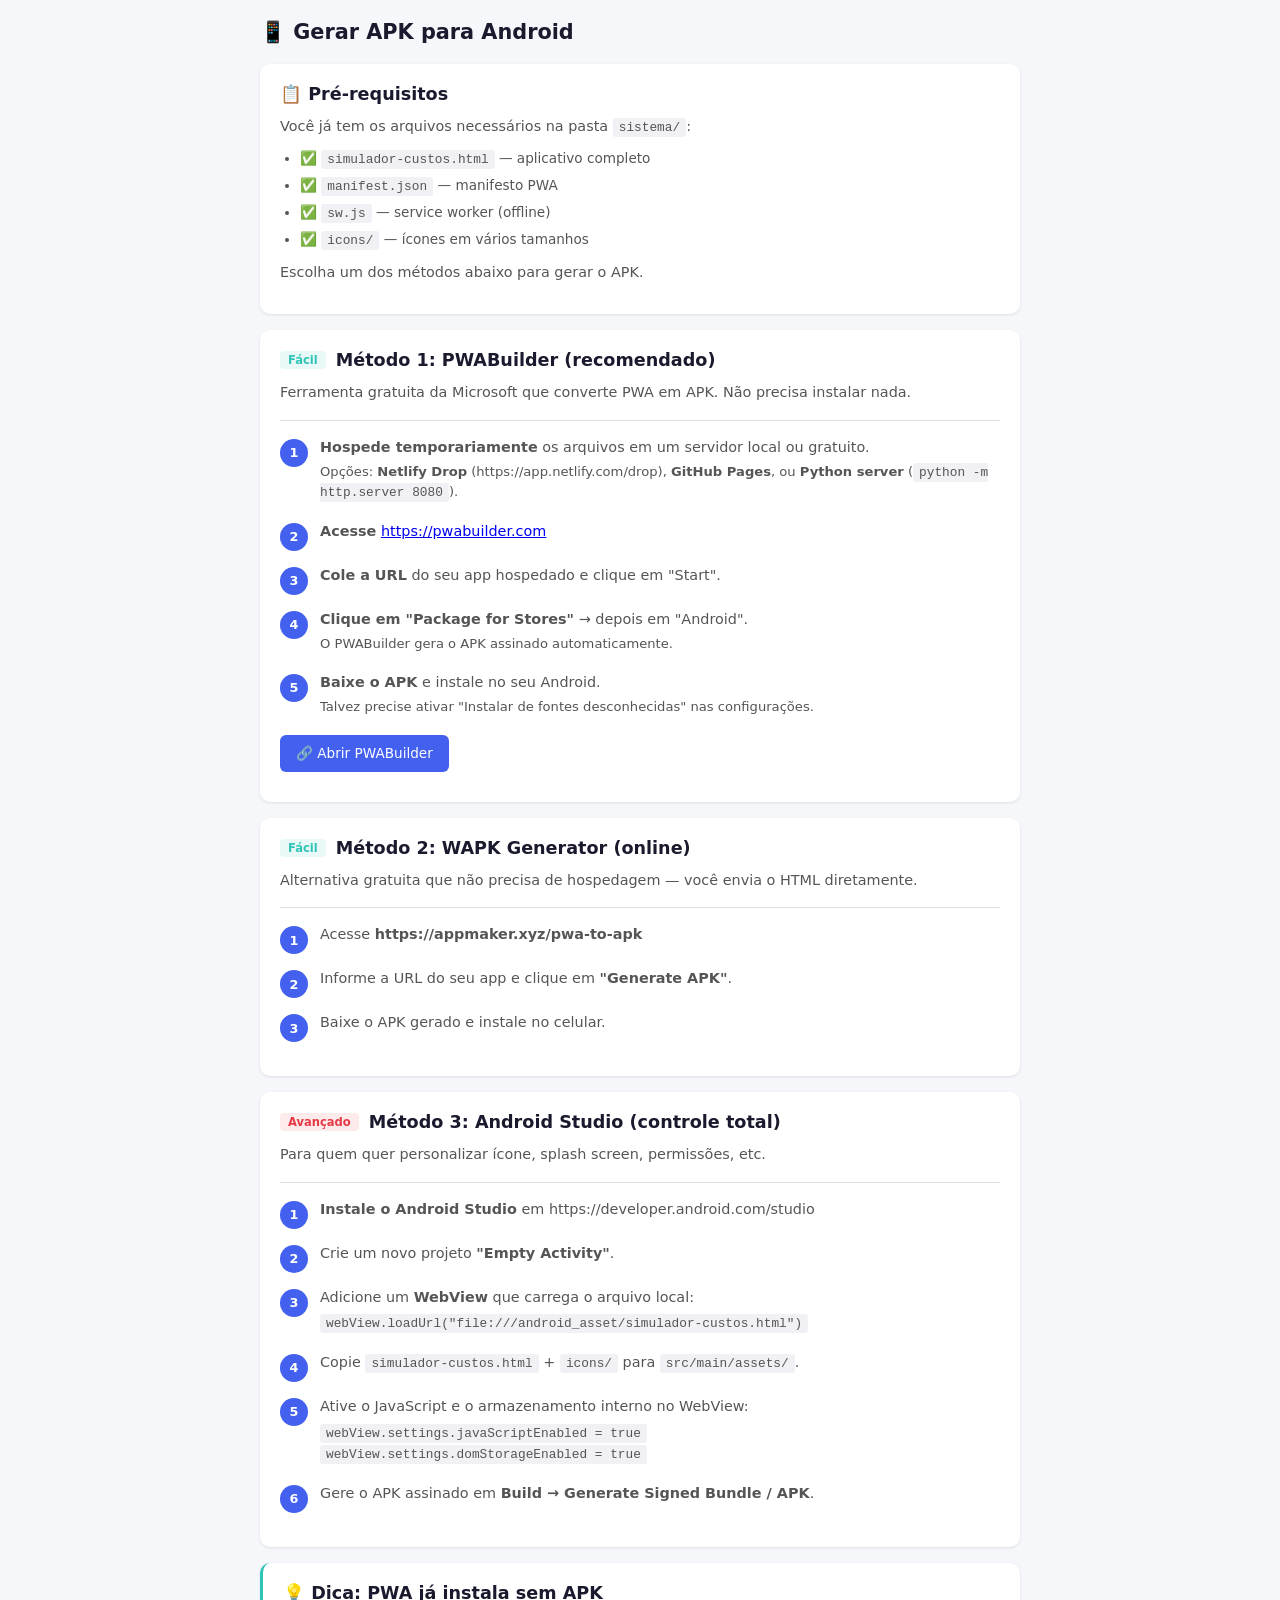
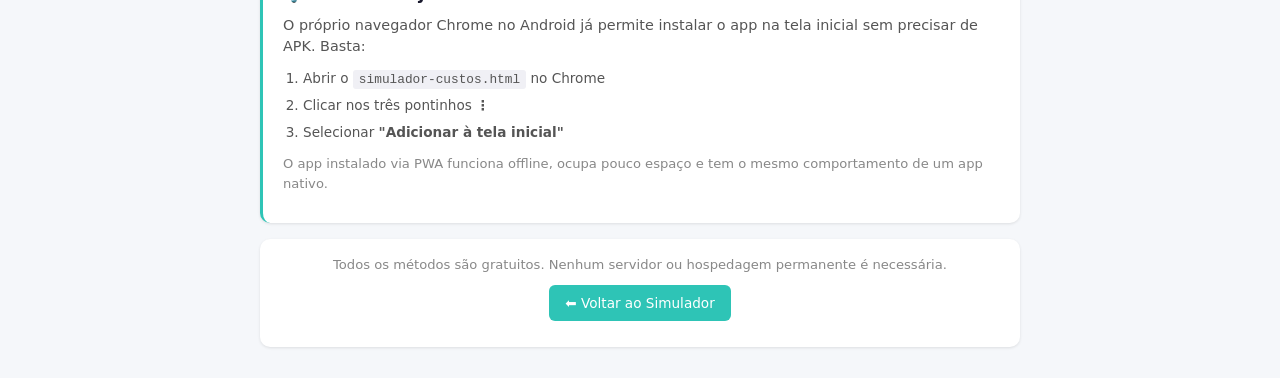
<file: gerar-apk.html>
<!DOCTYPE html>
<html lang="pt-BR">
<head>
<meta charset="UTF-8">
<meta name="viewport" content="width=device-width, initial-scale=1.0">
<title>Gerar APK - Simulador de Custos</title>
<style>
*{margin:0;padding:0;box-sizing:border-box}
body{font-family:system-ui,sans-serif;background:#f5f7fa;color:#1a1a2e;padding:20px;max-width:800px;margin:0 auto}
h1{font-size:1.3rem;margin-bottom:20px;display:flex;align-items:center;gap:8px}
.card{background:#fff;border-radius:10px;padding:20px;margin-bottom:16px;box-shadow:0 1px 3px rgba(0,0,0,.1)}
.card h2{font-size:1.1rem;margin-bottom:12px;display:flex;align-items:center;gap:6px}
.card p{font-size:.9rem;color:#555;margin-bottom:10px;line-height:1.5}
.card ol,.card ul{padding-left:20px;margin-bottom:12px}
.card li{font-size:.85rem;color:#555;margin-bottom:6px;line-height:1.5}
.btn{padding:8px 16px;border:none;border-radius:6px;cursor:pointer;font-size:.85rem;font-weight:500;background:#4361ee;color:#fff;text-decoration:none;display:inline-block;transition:.2s}
.btn:hover{background:#3a56d4}
.btn-green{background:#2ec4b6}.btn-green:hover{background:#28a89d}
.btn-orange{background:#f4a261}.btn-orange:hover{background:#e0914a}
.tag{display:inline-block;padding:2px 8px;border-radius:4px;font-size:.72rem;font-weight:600;background:rgba(67,97,238,.1);color:#4361ee;margin-right:4px}
.tag-easy{background:rgba(46,196,182,.1);color:#2ec4b6}
.tag-hard{background:rgba(230,57,70,.1);color:#e63946}
hr{border:none;border-top:1px solid #e0e0e0;margin:16px 0}
.step{display:flex;gap:12px;margin-bottom:14px;align-items:flex-start}
.step-num{width:28px;height:28px;border-radius:50%;background:#4361ee;color:#fff;display:flex;align-items:center;justify-content:center;font-size:.8rem;font-weight:700;flex-shrink:0;margin-top:2px}
.step-content{flex:1}
.step-content p{margin-bottom:4px}
code{background:#f0f0f5;padding:2px 6px;border-radius:3px;font-size:.8rem}
@media(max-width:600px){body{padding:12px}h1{font-size:1.1rem}}
</style>
</head>
<body>

<h1>📱 Gerar APK para Android</h1>

<div class="card">
  <h2>📋 Pré-requisitos</h2>
  <p>Você já tem os arquivos necessários na pasta <code>sistema/</code>:</p>
  <ul>
    <li>✅ <code>simulador-custos.html</code> — aplicativo completo</li>
    <li>✅ <code>manifest.json</code> — manifesto PWA</li>
    <li>✅ <code>sw.js</code> — service worker (offline)</li>
    <li>✅ <code>icons/</code> — ícones em vários tamanhos</li>
  </ul>
  <p>Escolha um dos métodos abaixo para gerar o APK.</p>
</div>

<div class="card">
  <h2><span class="tag tag-easy">Fácil</span> Método 1: PWABuilder (recomendado)</h2>
  <p>Ferramenta gratuita da Microsoft que converte PWA em APK. Não precisa instalar nada.</p>
  <hr>
  <div class="step">
    <div class="step-num">1</div>
    <div class="step-content"><p><strong>Hospede temporariamente</strong> os arquivos em um servidor local ou gratuito.</p>
    <p style="font-size:.82rem">Opções: <strong>Netlify Drop</strong> (https://app.netlify.com/drop), <strong>GitHub Pages</strong>, ou <strong>Python server</strong> (<code>python -m http.server 8080</code>).</p></div>
  </div>
  <div class="step">
    <div class="step-num">2</div>
    <div class="step-content"><p><strong>Acesse</strong> <a href="https://pwabuilder.com" target="_blank">https://pwabuilder.com</a></p></div>
  </div>
  <div class="step">
    <div class="step-num">3</div>
    <div class="step-content"><p><strong>Cole a URL</strong> do seu app hospedado e clique em "Start".</p></div>
  </div>
  <div class="step">
    <div class="step-num">4</div>
    <div class="step-content"><p><strong>Clique em "Package for Stores"</strong> → depois em "Android".</p>
    <p style="font-size:.82rem">O PWABuilder gera o APK assinado automaticamente.</p></div>
  </div>
  <div class="step">
    <div class="step-num">5</div>
    <div class="step-content"><p><strong>Baixe o APK</strong> e instale no seu Android.</p>
    <p style="font-size:.82rem">Talvez precise ativar "Instalar de fontes desconhecidas" nas configurações.</p></div>
  </div>
  <p style="margin-top:12px"><a href="https://pwabuilder.com" target="_blank" class="btn">🔗 Abrir PWABuilder</a></p>
</div>

<div class="card">
  <h2><span class="tag tag-easy">Fácil</span> Método 2: WAPK Generator (online)</h2>
  <p>Alternativa gratuita que não precisa de hospedagem — você envia o HTML diretamente.</p>
  <hr>
  <div class="step">
    <div class="step-num">1</div>
    <div class="step-content"><p>Acesse <strong>https://appmaker.xyz/pwa-to-apk</strong></p></div>
  </div>
  <div class="step">
    <div class="step-num">2</div>
    <div class="step-content"><p>Informe a URL do seu app e clique em <strong>"Generate APK"</strong>.</p></div>
  </div>
  <div class="step">
    <div class="step-num">3</div>
    <div class="step-content"><p>Baixe o APK gerado e instale no celular.</p></div>
  </div>
</div>

<div class="card">
  <h2><span class="tag tag-hard">Avançado</span> Método 3: Android Studio (controle total)</h2>
  <p>Para quem quer personalizar ícone, splash screen, permissões, etc.</p>
  <hr>
  <div class="step">
    <div class="step-num">1</div>
    <div class="step-content"><p><strong>Instale o Android Studio</strong> em https://developer.android.com/studio</p></div>
  </div>
  <div class="step">
    <div class="step-num">2</div>
    <div class="step-content"><p>Crie um novo projeto <strong>"Empty Activity"</strong>.</p></div>
  </div>
  <div class="step">
    <div class="step-num">3</div>
    <div class="step-content"><p>Adicione um <strong>WebView</strong> que carrega o arquivo local:</p>
    <p style="margin-top:4px"><code>webView.loadUrl("file:///android_asset/simulador-custos.html")</code></p></div>
  </div>
  <div class="step">
    <div class="step-num">4</div>
    <div class="step-content"><p>Copie <code>simulador-custos.html</code> + <code>icons/</code> para <code>src/main/assets/</code>.</p></div>
  </div>
  <div class="step">
    <div class="step-num">5</div>
    <div class="step-content"><p>Ative o JavaScript e o armazenamento interno no WebView:</p>
    <p style="margin-top:4px"><code>webView.settings.javaScriptEnabled = true</code><br>
    <code>webView.settings.domStorageEnabled = true</code></p></div>
  </div>
  <div class="step">
    <div class="step-num">6</div>
    <div class="step-content"><p>Gere o APK assinado em <strong>Build → Generate Signed Bundle / APK</strong>.</p></div>
  </div>
</div>

<div class="card" style="border-left:3px solid #2ec4b6">
  <h2>💡 Dica: PWA já instala sem APK</h2>
  <p>O próprio navegador Chrome no Android já permite instalar o app na tela inicial sem precisar de APK. Basta:</p>
  <ol>
    <li>Abrir o <code>simulador-custos.html</code> no Chrome</li>
    <li>Clicar nos três pontinhos <strong>⋮</strong></li>
    <li>Selecionar <strong>"Adicionar à tela inicial"</strong></li>
  </ol>
  <p style="margin-top:8px;font-size:.82rem;color:#888">O app instalado via PWA funciona offline, ocupa pouco espaço e tem o mesmo comportamento de um app nativo.</p>
</div>

<div class="card" style="text-align:center;padding:16px">
  <p style="font-size:.82rem;color:#888">Todos os métodos são gratuitos. Nenhum servidor ou hospedagem permanente é necessária.</p>
  <p style="margin-top:6px"><a href="simulador-custos.html" class="btn btn-green">⬅️ Voltar ao Simulador</a></p>
</div>

</body>
</html>
</file>
